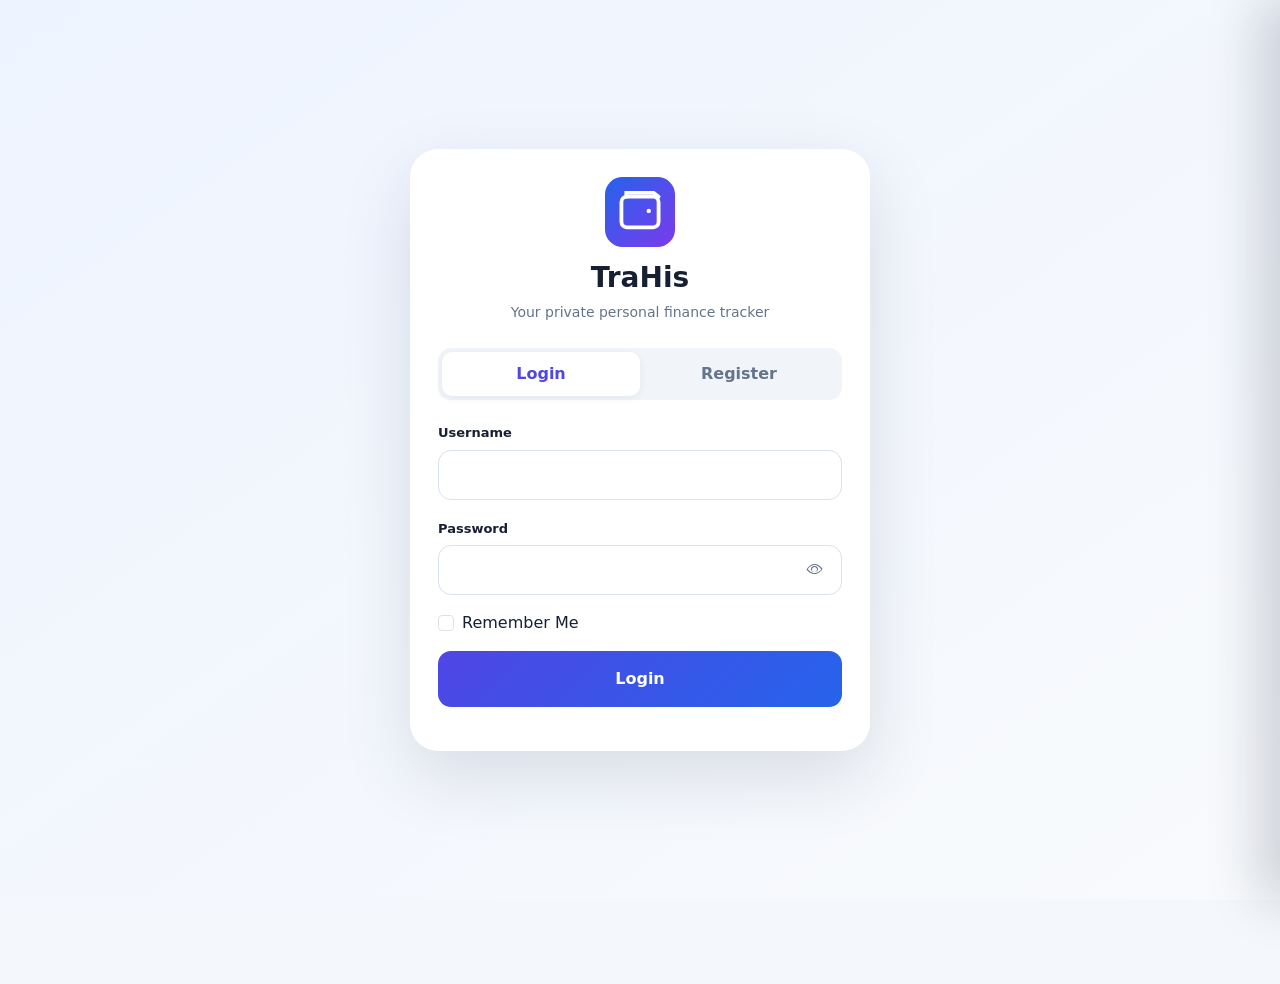
<file: index.html>
<!doctype html>
<html lang="en">
<head>
  <meta charset="utf-8">
  <meta name="viewport" content="width=device-width, initial-scale=1, viewport-fit=cover">
  <meta name="theme-color" content="#4f46e5">
  <meta name="description" content="TraHis personal finance tracker">
  <title>TraHis</title>
  <!-- Manifest is injected only on http/https so file:// testing has no CORS error. -->
  <link id="pwaManifest" rel="manifest">
  <link rel="icon" href="assets/icon.svg" type="image/svg+xml">
  <link rel="stylesheet" href="assets/bootstrap.min.css">
  <link rel="stylesheet" href="assets/bootstrap-icons.css">
  <link rel="stylesheet" href="css/style.css">
</head>
<body data-page="dashboard">
<div id="app"></div>

<script src="assets/jquery.min.js"></script>
<script src="assets/bootstrap.bundle.min.js"></script>
<script src="js/components.js"></script>
<script src="js/app.js"></script>
</body>
</html>
</file>
<file: css/style.css>
/* TraHis app UI */
:root{
  --primary:#4f46e5; --primary2:#2563eb; --ink:#172033; --muted:#64748b;
  --bg:#f4f7fb; --card:#fff; --line:#e5eaf2; --danger:#dc3545;
}
*{box-sizing:border-box}
html,body{margin:0;min-height:100%;background:var(--bg);color:var(--ink);font-family:Inter,system-ui,-apple-system,"Segoe UI",Roboto,Arial,sans-serif}
body{padding-bottom:84px}
button,input,select{font:inherit}
button{border:0}
.app-header{
  position:fixed;z-index:1030;top:0;left:0;right:0;height:68px;
  background:rgba(255,255,255,.96);backdrop-filter:blur(16px);
  border-bottom:1px solid rgba(226,232,240,.9);transition:none;
}
.header-inner{height:100%;max-width:1100px;margin:auto;padding:0 18px;display:flex;align-items:center;justify-content:space-between}
.brand{display:flex;align-items:center;gap:9px;color:var(--ink);text-decoration:none;font-weight:800;font-size:19px;margin-right:auto}
.brand img,.drawer-brand img{width:38px;height:38px}.brand-logo,.drawer-brand-logo{width:38px;height:38px;display:block;flex:0 0 auto}
.header-actions{display:flex;align-items:center;gap:8px}
.header-user{font-size:12px;color:var(--muted);font-weight:700;max-width:120px;overflow:hidden;text-overflow:ellipsis;white-space:nowrap}
.icon-btn{width:42px;height:42px;border-radius:13px;background:var(--primary-soft);color:var(--primary);display:inline-grid;place-items:center;font-size:20px;cursor:pointer}
.icon-btn:hover{background:color-mix(in srgb,var(--primary) 10%,white)}
.main-shell{max-width:1100px;margin:0 auto;padding:88px 18px 24px;min-height:100vh}
.bottom-nav{
  position:fixed;z-index:1025;bottom:0;left:0;right:0;height:72px;background:rgba(255,255,255,.96);
  backdrop-filter:blur(18px);border-top:1px solid var(--line);display:flex;justify-content:center;gap:4px;padding:7px 10px calc(7px + env(safe-area-inset-bottom));
}
.bottom-nav button{flex:1;max-width:160px;background:transparent;color:#718096;border-radius:16px;display:flex;flex-direction:column;align-items:center;justify-content:center;gap:2px;font-size:11px;font-weight:700;cursor:pointer}
.bottom-nav button i{font-size:19px}
.bottom-nav button.active{background:var(--primary-soft);color:var(--primary)}
.cardx{background:var(--card);border:1px solid var(--line);border-radius:22px;box-shadow:0 8px 28px rgba(30,41,59,.06)}
.page-title{font-size:27px;font-weight:850;margin:0}
.page-subtitle{color:var(--muted);margin-top:5px}
.hero{
  background:linear-gradient(135deg,var(--primary),var(--primary2));color:white;border-radius:25px;padding:22px;
  box-shadow:0 16px 35px rgba(37,99,235,.22);overflow:hidden;position:relative
}
.hero:after{content:"";position:absolute;width:180px;height:180px;border-radius:50%;background:rgba(255,255,255,.1);right:-70px;top:-80px}
.stat-card{padding:18px;min-height:122px}
.stat-icon{width:45px;height:45px;border-radius:14px;display:grid;place-items:center;font-size:20px;margin-bottom:10px}
.stat-label{font-size:13px;color:var(--muted);font-weight:700}
.stat-value{font-size:22px;font-weight:850;margin-top:3px}
.balance-row{padding:16px 18px;display:flex;align-items:center;justify-content:space-between}
.balance-left{display:flex;align-items:center;gap:12px}
.balance-icon{width:43px;height:43px;border-radius:14px;display:grid;place-items:center}
.balance-name{font-weight:800}.balance-note{font-size:11px;color:var(--muted)}
.balance-value{font-size:19px;font-weight:850}
.section-title{font-weight:850;font-size:17px;margin:26px 0 12px}
.form-card{padding:20px}
.form-label{font-size:13px;font-weight:800;margin-bottom:7px}
.form-control,.form-select{border-radius:13px;padding:12px 13px;border-color:#d9e1ec}
.form-control:focus,.form-select:focus{box-shadow:0 0 0 3px color-mix(in srgb,var(--primary) 12%,transparent);border-color:var(--primary)}
.btn-primary{background:linear-gradient(135deg,var(--primary),var(--primary2));border:0;border-radius:13px;font-weight:800;padding:11px 17px}
.btn-soft{background:var(--primary-soft);color:var(--primary);border-radius:13px;font-weight:800;padding:10px 14px}
.tx-item{padding:15px 16px;display:flex;align-items:center;justify-content:space-between;gap:12px}
.tx-left{display:flex;gap:12px;align-items:center;min-width:0}
.tx-icon{width:42px;height:42px;border-radius:13px;display:grid;place-items:center;flex:0 0 auto}
.tx-title{font-weight:800;white-space:nowrap;overflow:hidden;text-overflow:ellipsis}
.tx-meta{font-size:11px;color:var(--muted);margin-top:3px}
.tx-amount{font-weight:850;white-space:nowrap}.income{color:#16824c}.expense{color:#d12f43}
.filter-bar{padding:15px}.filter-bar .row{row-gap:8px}
.empty{padding:35px 15px;text-align:center;color:var(--muted)}
.drawer-overlay{position:fixed;inset:0;background:rgba(15,23,42,.45);z-index:1040;opacity:0;visibility:hidden;transition:.2s}
.drawer-overlay.open{opacity:1;visibility:visible}
.app-drawer{
  position:fixed;z-index:1041;top:0;right:0;bottom:0;width:min(350px,90vw);background:#fff;
  transform:translateX(100%);transition:.25s ease;box-shadow:-20px 0 50px rgba(15,23,42,.18);padding:18px;
  display:flex;flex-direction:column;min-height:0;overflow:hidden
}
.app-drawer.open{transform:translateX(0)}
.drawer-top{display:flex;align-items:center;justify-content:space-between;flex:0 0 auto}
.drawer-brand{display:flex;align-items:center;gap:10px}.drawer-brand strong{display:block;font-size:18px}.drawer-brand small{display:block;color:var(--muted)}
.drawer-user{margin:20px 0;padding:14px;border-radius:16px;background:var(--primary-soft);color:var(--ink);flex:0 0 auto}
.drawer-nav{display:grid;align-content:start;gap:8px;flex:1 1 auto;min-height:0;overflow-y:auto;overflow-x:hidden;padding:1px 2px 12px;overscroll-behavior:contain;-webkit-overflow-scrolling:touch;scrollbar-width:thin;scrollbar-color:color-mix(in srgb,var(--primary) 35%,transparent) transparent}
.drawer-nav::-webkit-scrollbar{width:7px}.drawer-nav::-webkit-scrollbar-track{background:transparent}.drawer-nav::-webkit-scrollbar-thumb{background:color-mix(in srgb,var(--primary) 35%,transparent);border-radius:99px}
.drawer-nav button{display:flex;align-items:center;gap:13px;padding:14px 15px;border-radius:15px;background:var(--primary-soft);color:var(--ink);font-weight:800;text-align:left;cursor:pointer}
.drawer-nav button i{font-size:20px;color:var(--primary)}.drawer-nav button.danger{color:#b42332;background:#fff3f3}.drawer-nav button.danger i{color:#d92d3b}
.drawer-foot{position:static;flex:0 0 auto;text-align:center;font-size:11px;color:#94a3b8;padding:8px 0 max(4px,env(safe-area-inset-bottom));line-height:1.35}
.chart-box{height:270px;padding:15px 16px 12px;display:flex;flex-direction:column;gap:7px;overflow:hidden}.chart-box canvas{display:block;height:100%}.chart-scroll{flex:1;min-width:0;min-height:0;width:100%;overflow-x:auto;overflow-y:hidden;overscroll-behavior-x:contain;-webkit-overflow-scrolling:touch;scrollbar-width:thin}.chart-scroll canvas{display:block;min-height:205px}
.kpi{padding:15px;border-radius:17px;background:#f8fafc;border:1px solid var(--line)}
.admin-card{padding:16px}.admin-actions{display:flex;gap:7px;flex-wrap:wrap}
.avatar{width:42px;height:42px;border-radius:50%;display:grid;place-items:center;background:#e0e7ff;color:var(--primary);font-weight:850}
.login-page{min-height:100vh;display:grid;place-items:center;padding:20px;background:linear-gradient(145deg,#eef4ff,#f8fafc)}
.login-card{width:min(460px,100%);padding:28px;border-radius:28px;background:#fff;box-shadow:0 25px 70px rgba(30,41,59,.13)}
.login-logo{width:70px;height:70px;margin:0 auto 14px;display:block}.login-card h1{text-align:center;font-size:28px;font-weight:900}.login-card .lead{text-align:center;color:var(--muted);font-size:14px;margin-bottom:25px}
.auth-tabs{display:flex;background:#f1f5f9;padding:4px;border-radius:13px;margin-bottom:20px}.auth-tabs button{flex:1;padding:10px;border-radius:10px;background:transparent;font-weight:800;color:var(--muted)}.auth-tabs button.active{background:#fff;color:var(--primary);box-shadow:0 2px 8px rgba(0,0,0,.06)}
.alertx{border-radius:13px;padding:11px 13px;font-size:13px}.password-field{position:relative}.password-field .form-control{padding-right:52px}.password-toggle{position:absolute;right:6px;top:50%;transform:translateY(-50%);width:42px;height:42px;border-radius:11px;background:transparent;color:var(--muted);display:grid;place-items:center;cursor:pointer}.password-toggle:hover{background:var(--primary-soft);color:var(--primary)}.password-toggle:focus-visible{outline:3px solid color-mix(in srgb,var(--primary) 22%,transparent);outline-offset:1px}

/* Savings module */
.savings-page-head{display:flex;align-items:center;justify-content:space-between;gap:18px}
.savings-head-icon{width:50px;height:50px;border-radius:16px;background:var(--primary-soft);color:var(--primary);display:grid;place-items:center;font-size:23px}
.savings-hero-card{padding:22px;display:flex;align-items:center;justify-content:space-between;gap:24px;background:linear-gradient(135deg,var(--primary),var(--primary2));color:#fff;border:0;box-shadow:0 16px 35px rgba(37,99,235,.20)}
.savings-hero-left{min-width:0}.savings-hero-label{font-size:13px;font-weight:800;opacity:.92;display:flex;align-items:center;gap:7px}.savings-hero-amount{font-size:34px;font-weight:900;line-height:1.05;margin-top:7px}.savings-hero-note{font-size:12px;opacity:.78;margin-top:7px}
.savings-hero-right{min-width:235px;padding-left:22px;border-left:1px solid rgba(255,255,255,.22);text-align:right}.savings-hero-icon{width:48px;height:48px;border-radius:15px;background:rgba(255,255,255,.14);display:grid;place-items:center;font-size:20px;margin:0 0 10px auto}.savings-available-label{font-size:11px;opacity:.75}.savings-hero-right strong{display:block;font-size:20px;margin-top:2px}
.savings-setup-card{padding:20px}.savings-section-head{display:flex;align-items:flex-start;justify-content:space-between;gap:12px}.savings-section-head h5{margin:0;font-weight:900}.savings-section-head p{margin:5px 0 18px;color:var(--muted);font-size:12px}.savings-reset-btn{white-space:nowrap;font-weight:750}.savings-reset-note{display:flex;align-items:center;gap:6px;line-height:1.45}.savings-input .input-group-text{background:#f8fafc;border-color:#d9e1ec;color:#64748b;font-weight:700}.savings-input .form-control{border-left:0}.savings-input .input-group-text+.form-control{border-left:0}.savings-save-btn{height:47px}.savings-reserve-box{display:flex;align-items:center;justify-content:space-between;gap:12px;padding:14px 15px;background:#f8fafc;border:1px solid var(--line);border-radius:16px}.savings-reserve-box strong{display:block;font-size:18px;margin-top:2px}.savings-category-card{height:100%;padding:17px}.savings-category-card .cat-icon{width:43px;height:43px;border-radius:14px;display:grid;place-items:center;background:var(--primary-soft);color:var(--primary);font-size:20px;margin-bottom:12px}.savings-category-card .cat-name{font-size:12px;color:var(--muted);font-weight:700}.savings-category-card strong{display:block;font-size:19px;margin-top:4px}.savings-action-card{padding:20px}.savings-action-head{display:flex;align-items:flex-start;gap:12px;margin-bottom:17px}.savings-action-icon{width:42px;height:42px;border-radius:13px;background:var(--primary-soft);color:var(--primary);display:grid;place-items:center;flex:0 0 auto}.savings-action-head h6{margin:0;font-weight:850}.savings-action-head p{margin:4px 0 0;font-size:12px;color:var(--muted)}.savings-budget-card{padding:16px 18px;display:flex;align-items:center;justify-content:space-between;gap:15px}.budget-title{font-weight:850}
@media(max-width:600px){.app-drawer{width:min(380px,94vw);padding:14px 12px 10px}.drawer-user{margin:14px 0}.drawer-nav{gap:7px;padding-bottom:10px}.drawer-nav a,.drawer-nav button{min-height:52px}.drawer-foot{font-size:10px;padding-top:7px}}
@media(max-width:600px){.main-shell{padding:82px 12px 95px}.savings-page-head{align-items:flex-start}.savings-head-icon{width:44px;height:44px;font-size:19px}.savings-hero-card{padding:17px;display:block}.savings-hero-amount{font-size:29px}.savings-hero-right{min-width:0;padding:13px 0 0;margin-top:14px;border-left:0;border-top:1px solid rgba(255,255,255,.2);text-align:left}.savings-hero-icon{display:none}.savings-hero-right strong{font-size:18px}.savings-setup-card{padding:16px}.savings-section-head{align-items:flex-start}.savings-reset-btn{min-height:40px}.savings-reserve-box{align-items:flex-start;flex-direction:column}.savings-reserve-box .btn{width:100%}.savings-action-card{padding:16px}.savings-budget-card{padding:14px}}
/* Multi-page navigation */
.drawer-nav a{display:flex;align-items:center;gap:13px;padding:14px 15px;border-radius:15px;background:#f8fafc;color:#263247;font-weight:800;text-align:left;cursor:pointer;text-decoration:none}
.drawer-nav a i{font-size:20px;color:var(--primary)}
.drawer-nav a.danger{color:#b42332;background:#fff3f3}
.bottom-nav a{flex:1;max-width:160px;background:transparent;color:#718096;border-radius:16px;display:flex;flex-direction:column;align-items:center;justify-content:center;gap:2px;font-size:11px;font-weight:700;text-decoration:none;cursor:pointer}
.bottom-nav a i{font-size:19px}
.bottom-nav a.active{background:var(--primary-soft);color:var(--primary)}
@media(max-width:600px){.bottom-nav a{font-size:10px}}

/* v8 audit polish */
html{scroll-behavior:smooth;overflow-x:hidden}
body{overflow-x:hidden}
.main-shell{width:100%;padding-bottom:108px}
.page-head{display:flex;align-items:center;justify-content:space-between;gap:14px;margin-bottom:18px}
.hero-amount{font-size:34px;font-weight:900;line-height:1.1;margin-top:3px}
.dot-sep{padding:0 4px}
.stat-blue{background:#e0ecff;color:#2563eb}.stat-green{background:#dcfce7;color:#15803d}.stat-red{background:#fee2e2;color:#dc2626}.stat-yellow{background:#fef3c7;color:#b45309}.stat-purple{background:#f3e8ff;color:#7c3aed}
.income-bg{background:#dcfce7;color:#15803d}.expense-bg{background:#fee2e2;color:#dc2626}.transfer-bg{background:#e0e7ff;color:#4f46e5}.transfer{color:#4f46e5}
.tx-copy{min-width:0}.history-right{display:flex;flex-direction:column;align-items:flex-end;flex:0 0 auto}.tx-actions{display:flex;gap:4px;margin-top:5px}.tx-actions .btn{width:34px;height:30px;padding:0;display:grid;place-items:center;border-radius:9px}
.mini-balance{padding:16px 18px}.mini-balance strong{display:block;font-size:20px;margin-top:3px}
/* History filtered totals */
.history-total-card{display:flex;align-items:center;gap:12px;padding:15px 16px;min-height:92px}
.history-total-icon{width:42px;height:42px;flex:0 0 42px;border-radius:13px;display:grid;place-items:center;font-size:19px}
.history-total-label{font-size:12px;font-weight:700;color:var(--muted);margin-bottom:2px}
.history-total-value{font-size:21px;font-weight:900;line-height:1.2}
.history-total-note{font-size:11px;color:var(--muted);margin-top:3px}
.income-total .history-total-icon{background:#dcfce7;color:#15803d}
.expense-total .history-total-icon{background:#fee2e2;color:#dc2626}
[data-theme="dark"] .income-total .history-total-icon{background:rgba(22,163,74,.18);color:#86efac}
[data-theme="dark"] .expense-total .history-total-icon{background:rgba(220,38,38,.18);color:#fca5a5}
@media(max-width:380px){.history-total-card{padding:13px 12px;gap:9px}.history-total-icon{width:36px;height:36px;flex-basis:36px;font-size:16px}.history-total-value{font-size:17px}.history-total-label{font-size:11px}.history-total-note{font-size:10px}}

.history-pagination{display:flex;align-items:center;justify-content:space-between;gap:12px;padding:14px 2px 0}.pagination-buttons{display:flex;align-items:center;gap:5px}.history-count{font-size:12px;color:var(--muted)}.page-btn{min-width:36px;height:36px;border:1px solid var(--line);background:#fff;border-radius:10px;color:#475569;font-weight:800}.page-btn:hover:not(:disabled),.page-btn.active{background:var(--primary-soft);color:var(--primary);border-color:#c7d2fe}.page-btn:disabled{opacity:.4;cursor:not-allowed}.page-dots{padding:0 2px;color:#94a3b8}
.toast-primary{background:#fff;color:var(--ink)}.toast-danger{background:#fff1f2;color:#9f1239}.toast-body{font-weight:700}
.info-box{background:var(--primary-soft);color:var(--primary);border:1px solid color-mix(in srgb,var(--primary) 14%,transparent)}.error-box{background:#fff1f2;color:#be123c}.success-box{background:#ecfdf5;color:#166534}
.admin-master{font-size:22px;font-weight:900}
.savings-hero-card{min-height:150px}.savings-hero-card>div:first-child{min-width:0}.savings-hero-right{min-width:260px}.savings-setup-card{overflow:hidden}.savings-category-card{min-height:130px;display:flex;flex-direction:column;justify-content:flex-start}.savings-action-card{overflow:hidden}.savings-budget-card{min-height:76px}
.drawer-open{overflow:hidden}
.bottom-nav{height:76px;padding-bottom:calc(7px + env(safe-area-inset-bottom));padding-left:max(10px,env(safe-area-inset-left));padding-right:max(10px,env(safe-area-inset-right))}
.bottom-nav a{min-width:0}
.bottom-nav a.active{font-weight:850}
.btn-soft{display:inline-flex;align-items:center;justify-content:center;gap:7px;text-decoration:none;border:1px solid transparent}

@media(max-width:767.98px){
  .header-inner{padding:0 12px}.brand{font-size:18px}.brand img{width:36px;height:36px}.header-user{max-width:80px}
  .main-shell{padding:82px 12px 108px}.page-title{font-size:25px}.page-subtitle{font-size:13px}.page-head{align-items:flex-start}
  .hero{padding:18px;border-radius:20px}.hero-amount{font-size:29px}.stat-card{min-height:116px;padding:15px}.stat-value{font-size:19px}.stat-label{font-size:12px}.stat-icon{width:41px;height:41px}
  .balance-row{padding:14px}.balance-value{font-size:17px}.balance-icon{width:40px;height:40px}
  .tx-item{padding:13px 12px}.tx-left{gap:9px}.tx-icon{width:38px;height:38px}.tx-title{font-size:13px}.tx-meta{font-size:10px;white-space:normal}.tx-amount{font-size:13px}.history-right{max-width:120px}.tx-actions .btn{width:32px;height:29px}
  .filter-bar{padding:12px}.filter-bar .form-control,.filter-bar .form-select{font-size:13px;padding:10px}
  .history-pagination{align-items:flex-start;flex-direction:column}.pagination-buttons{width:100%;justify-content:center;flex-wrap:wrap}
  .form-card{padding:16px}.form-card .btn-primary,.form-card .btn-soft{min-height:44px}
  .savings-page-head{gap:10px}.savings-head-icon{flex:0 0 auto}.savings-hero-card{padding:17px;border-radius:20px}.savings-hero-amount{font-size:30px}.savings-hero-right{min-width:0;padding:13px 0 0;margin-top:14px;border-left:0;border-top:1px solid rgba(255,255,255,.22);text-align:left}.savings-setup-card{padding:16px}.savings-section-head p{line-height:1.5}.savings-reserve-box{align-items:stretch}.savings-reserve-box .btn{width:100%;min-height:44px}.savings-category-card{min-height:116px;padding:14px}.savings-category-card strong{font-size:17px}.savings-action-card{padding:15px}.savings-budget-card{padding:14px}
  .login-page{padding:14px}.login-card{padding:22px 17px;border-radius:22px}.login-logo{width:60px;height:60px}.login-card h1{font-size:25px}.login-card .lead{font-size:13px}
}
@media(max-width:380px){.header-user{display:none}.bottom-nav a{font-size:9px}.bottom-nav a i{font-size:18px}.stat-value{font-size:17px}.stat-card{padding:13px}.page-title{font-size:23px}}


/* v9 settings + fixed header */
:root{--primary-soft:#eef2ff;--focus:#818cf8}
.theme-toggle{min-height:40px;padding:0 10px;border:1px solid var(--line);border-radius:12px;background:var(--primary-soft);color:var(--primary);display:inline-flex;align-items:center;justify-content:center;gap:6px;font-size:12px;font-weight:800;cursor:pointer;white-space:nowrap}
.theme-toggle i{font-size:15px}
.theme-toggle:hover{filter:brightness(.98)}
.chart-section-title{display:flex;align-items:center;justify-content:space-between;gap:12px;flex-wrap:wrap}
.chart-switcher{display:flex;gap:4px;padding:3px;background:var(--primary-soft);border:1px solid var(--line);border-radius:12px}
.chart-range{border:0;background:transparent;color:var(--muted);font-size:11px;font-weight:800;padding:7px 10px;border-radius:9px;cursor:pointer}
.chart-range.active{background:var(--card);color:var(--primary);box-shadow:0 2px 7px rgba(15,23,42,.08)}
.chart-box{height:270px;padding:15px 16px 12px;display:flex;flex-direction:column;gap:7px;overflow:hidden}
.chart-caption{display:flex;align-items:center;justify-content:space-between;gap:10px;min-width:0;font-size:12px}.chart-caption strong{font-size:13px;white-space:normal;line-height:1.3}.chart-caption-right{display:flex;align-items:center;justify-content:flex-end;gap:12px;min-width:0;flex-wrap:wrap}.chart-caption-right>span{color:var(--muted);font-size:11px}.chart-legend{display:inline-flex!important;align-items:center;gap:10px}.chart-legend>span{display:inline-flex;align-items:center;gap:4px;color:var(--muted);font-size:10px!important;font-weight:700}.legend-dot{width:7px;height:7px;border-radius:50%;display:inline-block}.income-dot{background:#16a34a}.expense-dot{background:#ef4444}.chart-scroll{flex:1;min-width:0;min-height:0;overflow-x:auto;overflow-y:hidden;scrollbar-width:thin}.chart-scroll canvas{display:block;min-height:0;height:100%}
.settings-heading{display:flex;align-items:center;justify-content:space-between;gap:15px}.settings-preview-dot{width:34px;height:34px;border-radius:50%;background:linear-gradient(135deg,var(--primary),var(--primary2));box-shadow:0 0 0 5px var(--primary-soft)}
.settings-theme-note{display:flex;align-items:center;gap:12px;padding:13px 14px;border:1px solid var(--line);background:var(--primary-soft);border-radius:14px}.settings-theme-note>i{width:36px;height:36px;border-radius:11px;display:grid;place-items:center;background:var(--card);color:var(--primary);font-size:17px}
.density-compact .main-shell{padding-top:82px}.density-compact .cardx{border-radius:18px}.density-compact .stat-card{min-height:104px;padding:14px}.density-compact .balance-row{padding:12px 15px}.density-compact .tx-item{padding:11px 13px}.density-compact .section-title{margin:20px 0 9px}.density-compact .form-card{padding:16px}.density-compact .savings-category-card{min-height:105px;padding:14px}.density-compact .savings-action-card{padding:16px}

/* Dark mode */
html[data-theme="dark"] body{background:#0b1220;color:#e5e7eb}
html[data-theme="dark"] .app-header{background:rgba(15,23,42,.94);border-color:#263247}
html[data-theme="dark"] .bottom-nav{background:rgba(15,23,42,.96);border-color:#263247}
html[data-theme="dark"] .cardx,html[data-theme="dark"] .login-card{background:#111827;border-color:#263247;box-shadow:0 8px 28px rgba(0,0,0,.22)}
html[data-theme="dark"] .brand,html[data-theme="dark"] .page-title,html[data-theme="dark"] .stat-value,html[data-theme="dark"] .balance-name,html[data-theme="dark"] .balance-value,html[data-theme="dark"] .tx-title,html[data-theme="dark"] .budget-title,html[data-theme="dark"] .settings-theme-note strong{color:#f8fafc}
html[data-theme="dark"] .page-subtitle,html[data-theme="dark"] .stat-label,html[data-theme="dark"] .balance-note,html[data-theme="dark"] .tx-meta,html[data-theme="dark"] .text-muted,html[data-theme="dark"] .small.text-muted{color:#94a3b8!important}
html[data-theme="dark"] .icon-btn{background:#1e293b;color:#a5b4fc}
html[data-theme="dark"] .drawer-overlay{background:rgba(2,6,23,.62)}
html[data-theme="dark"] .app-drawer{background:#0f172a;box-shadow:-20px 0 50px rgba(0,0,0,.4)}
html[data-theme="dark"] .drawer-user,html[data-theme="dark"] .drawer-nav a,html[data-theme="dark"] .drawer-nav a.danger,html[data-theme="dark"] .kpi,html[data-theme="dark"] .savings-reserve-box,html[data-theme="dark"] .settings-theme-note{background:#172033;color:#e5e7eb;border-color:#263247}
html[data-theme="dark"] .drawer-nav a{color:#e5e7eb}
html[data-theme="dark"] .drawer-nav a i{color:var(--primary)}
html[data-theme="dark"] .drawer-foot{color:#64748b}
html[data-theme="dark"] .form-control,html[data-theme="dark"] .form-select,html[data-theme="dark"] .input-group-text{background:#0f172a;color:#e5e7eb;border-color:#334155}
html[data-theme="dark"] .form-control::placeholder{color:#64748b}
html[data-theme="dark"] .form-control:disabled,html[data-theme="dark"] .form-select:disabled{background:#172033;color:#94a3b8}
html[data-theme="dark"] .btn-light{background:#1e293b;color:#e5e7eb;border-color:#334155}
html[data-theme="dark"] .auth-tabs{background:#172033}
html[data-theme="dark"] .auth-tabs button.active{background:#1e293b;color:#c7d2fe}
html[data-theme="dark"] .login-page{background:linear-gradient(145deg,#0b1220,#111827)}
html[data-theme="dark"] .chart-switcher{background:#172033;border-color:#263247}
html[data-theme="dark"] .chart-range.active{background:#1e293b;color:var(--primary)}
html[data-theme="dark"] .page-btn{background:#111827;color:#cbd5e1;border-color:#334155}
html[data-theme="dark"] .page-btn:hover:not(:disabled),html[data-theme="dark"] .page-btn.active{background:var(--primary-soft);color:var(--primary);border-color:var(--primary)}
html[data-theme="dark"] .savings-head-icon,html[data-theme="dark"] .savings-action-icon{background:var(--primary-soft);color:var(--primary)}
html[data-theme="dark"] hr{border-color:#263247}

@media(max-width:767.98px){
  .theme-toggle{width:40px;padding:0}.theme-toggle-label{display:none}
  .header-actions{gap:5px}.header-user{max-width:70px}
  .chart-section-title{align-items:flex-start}.chart-switcher{width:100%}.chart-range{flex:1}
  .chart-box{height:245px;padding:12px}
}
@media(max-width:380px){.header-user{display:none}.theme-toggle{width:38px;height:38px}.icon-btn{width:40px;height:40px}}

/* Theme-aware accents */
.theme-accent-text{color:var(--primary)!important}
.theme-accent-bg{background:var(--primary-soft)!important;color:var(--primary)!important}
.theme-accent-border{border-color:var(--primary)!important}
.brand-logo,.drawer-brand-logo{border-radius:10px}

/* Backup Health */
.backup-head-icon{width:48px;height:48px;border-radius:16px;background:var(--primary-soft);color:var(--primary);display:grid;place-items:center;font-size:22px;flex:0 0 auto}
.backup-health-card{padding:18px}
.backup-health-top{display:flex;align-items:center;justify-content:space-between;gap:16px;margin-bottom:16px}
.backup-health-label{font-size:12px;font-weight:800;text-transform:uppercase;letter-spacing:.08em;color:var(--primary);display:flex;gap:7px;align-items:center}
.backup-health-status{font-size:25px;font-weight:800;margin-top:3px}
.health-good{color:#059669}.health-warn{color:#d97706}
.backup-health-stats{margin:0 -4px 12px}.health-stat{height:100%;padding:12px;border:1px solid var(--border);border-radius:14px;background:var(--surface-soft)}
.health-stat span{display:block;font-size:11px;color:var(--muted);margin-bottom:4px}.health-stat strong{display:block;font-size:13px;line-height:1.25;word-break:break-word}
.health-ok,.health-issues{border-radius:13px;padding:11px 13px;margin-top:10px;font-size:13px}
.health-ok{background:#ecfdf5;color:#047857;display:flex;gap:8px;align-items:center}.health-issues{background:#fff7ed;color:#9a3412}.health-issues div{display:flex;gap:8px;align-items:flex-start}.health-issues div+div{margin-top:7px}
.backup-health-note{display:flex;gap:8px;align-items:flex-start;margin-top:12px;padding-top:12px;border-top:1px solid var(--border);font-size:12px;color:var(--muted)}
html[data-theme="dark"] .health-ok{background:#052e25;color:#6ee7b7}html[data-theme="dark"] .health-issues{background:#3b2412;color:#fdba74}
@media(max-width:575.98px){.backup-health-top{align-items:flex-start}.backup-health-status{font-size:22px}.backup-head-icon{display:none}.backup-health-card{padding:15px}}


/* ===== TraHis Local AI Assistant ===== */
.ai-fab{
  position:fixed;right:18px;bottom:82px;z-index:1050;width:58px;height:58px;border:0;border-radius:50%;
  color:#fff;background:linear-gradient(135deg,var(--primary),var(--primary2));box-shadow:0 12px 30px rgba(0,0,0,.20);
  display:flex;align-items:center;justify-content:center;font-size:23px;cursor:pointer;transition:.2s;
}
.ai-fab:hover{transform:translateY(-2px);box-shadow:0 15px 34px rgba(0,0,0,.25)}
.ai-fab .ai-dot{position:absolute;right:2px;top:2px;width:11px;height:11px;border:2px solid #fff;border-radius:50%;background:#22c55e}
.ai-chat-overlay{position:fixed;inset:0;background:rgba(15,23,42,.42);backdrop-filter:blur(4px);z-index:1060;display:none}
.ai-chat-overlay.open{display:block}
.ai-chat{
  position:absolute;right:18px;bottom:18px;width:min(430px,calc(100% - 24px));height:min(720px,calc(100% - 36px));
  background:var(--card-bg,#fff);border:1px solid var(--border,#e5e7eb);border-radius:24px;overflow:hidden;
  box-shadow:0 25px 70px rgba(0,0,0,.28);display:flex;flex-direction:column;color:var(--text,#111827)
}
.ai-head{padding:15px 16px;background:linear-gradient(135deg,var(--primary),var(--primary2));color:#fff;display:flex;align-items:center;gap:11px}
.ai-head .ai-avatar{width:40px;height:40px;border-radius:13px;background:rgba(255,255,255,.18);display:flex;align-items:center;justify-content:center;font-size:21px}
.ai-head-title{font-weight:800;line-height:1.15}.ai-head-sub{font-size:11px;opacity:.82;margin-top:3px}
.ai-close{margin-left:auto;border:0;background:transparent;color:#fff;font-size:21px;width:38px;height:38px;border-radius:12px}
.ai-close:hover{background:rgba(255,255,255,.12)}
.ai-quickbar{flex:0 0 auto;padding:9px 12px 10px;border-bottom:1px solid var(--border,#e5e7eb);background:var(--card-bg,#fff);box-shadow:0 3px 12px rgba(15,23,42,.06);position:relative;z-index:2}
.ai-quick-label{display:flex;align-items:center;gap:5px;font-size:10px;font-weight:800;letter-spacing:.02em;color:var(--muted,#64748b);margin:0 2px 7px}
.ai-quick-label i{color:var(--primary);font-size:11px}
.ai-body{flex:1;min-height:0;overflow:auto;padding:16px;background:var(--surface,#f8fafc);scroll-behavior:smooth}
.ai-welcome{font-size:13px;line-height:1.55;margin-bottom:12px}
.ai-msg{display:flex;margin:9px 0}.ai-msg.user{justify-content:flex-end}
.ai-bubble{max-width:86%;padding:11px 13px;border-radius:16px 16px 16px 5px;background:var(--card-bg,#fff);border:1px solid var(--border,#e5e7eb);font-size:13px;line-height:1.5;white-space:pre-line}
.ai-msg.user .ai-bubble{border-radius:16px 16px 5px 16px;background:var(--primary);color:#fff;border-color:var(--primary)}
.ai-quick{display:flex;gap:7px;overflow-x:auto;padding:0 0 1px;scrollbar-width:none;overscroll-behavior-x:contain}.ai-quick::-webkit-scrollbar{display:none}
.ai-quick button{white-space:nowrap;border:1px solid var(--border,#e5e7eb);background:var(--card-bg,#fff);color:var(--text,#111827);border-radius:999px;padding:7px 11px;font-size:11px;font-weight:600;box-shadow:0 1px 2px rgba(15,23,42,.04)}
.ai-quick button:hover{border-color:var(--primary);color:var(--primary);background:var(--primary-soft,#eef2ff)}
.ai-compose{padding:10px;border-top:1px solid var(--border,#e5e7eb);background:var(--card-bg,#fff);display:flex;gap:8px}
.ai-compose input{flex:1;min-width:0;border:1px solid var(--border,#d1d5db);border-radius:14px;padding:11px 12px;background:transparent;color:inherit;outline:none}
.ai-compose input:focus{border-color:var(--primary);box-shadow:0 0 0 3px var(--primary-soft)}
.ai-send{width:44px;height:44px;border:0;border-radius:13px;background:var(--primary);color:#fff;font-size:17px}
[data-theme="dark"] .ai-chat{--card-bg:#18212f;--surface:#0f172a;--border:#2d3a4d;--text:#e5e7eb}
[data-theme="dark"] .ai-quickbar{box-shadow:0 3px 12px rgba(0,0,0,.18)}
[data-theme="dark"] .ai-bubble{background:#18212f}
@media(max-width:600px){
  .ai-fab{right:14px;bottom:78px}
  .ai-chat-overlay{background:var(--surface,#f8fafc)}
  .ai-chat{right:0;bottom:0;width:100%;height:100%;max-height:none;border-radius:0;border:0}
}

/* ===== Settings + Glassmorphism Theme ===== */
.theme-choice-grid{display:grid;grid-template-columns:repeat(2,minmax(0,1fr));gap:12px}
.theme-choice{position:relative;display:flex;align-items:center;gap:13px;text-align:left;padding:13px;border:1px solid var(--line);background:var(--card);color:var(--ink);border-radius:18px;cursor:pointer;transition:.18s ease;min-height:92px}
.theme-choice:hover{border-color:var(--primary);transform:translateY(-1px)}
.theme-choice.active{border-color:var(--primary);box-shadow:0 0 0 3px var(--primary-soft)}
.theme-choice-check{margin-left:auto;color:var(--primary);font-size:18px;opacity:0;transform:scale(.8);transition:.18s ease}
.theme-choice.active .theme-choice-check{opacity:1;transform:scale(1)}
.theme-choice-copy{display:flex;flex-direction:column;gap:3px;min-width:0}.theme-choice-copy strong{font-size:14px}.theme-choice-copy small{font-size:11px;color:var(--muted)}
.theme-choice-preview{width:72px;height:58px;flex:0 0 auto;border-radius:13px;padding:8px;display:grid;grid-template-columns:1fr 1fr;grid-template-rows:12px 1fr;gap:5px;overflow:hidden}
.theme-choice-preview span{display:block;border-radius:5px}.theme-choice-preview span:first-child{grid-column:1/-1}
.classic-preview{background:#eef2ff;border:1px solid #dbe4ff}.classic-preview span{background:#fff;border:1px solid #dfe5ef}.classic-preview span:first-child{background:#4f46e5;border:0}
.glass-preview{background:linear-gradient(135deg,#dbeafe,#f5d0fe);border:1px solid rgba(255,255,255,.65)}.glass-preview span{background:rgba(255,255,255,.5);border:1px solid rgba(255,255,255,.75);backdrop-filter:blur(5px)}.glass-preview span:first-child{background:linear-gradient(135deg,#4f46e5,#a855f7);border:0}
.settings-glass-note{display:flex;align-items:flex-start;gap:11px;padding:13px 14px;border:1px solid var(--line);background:var(--primary-soft);border-radius:15px}.settings-glass-note>i{width:36px;height:36px;border-radius:11px;display:grid;place-items:center;background:var(--card);color:var(--primary);font-size:17px;flex:0 0 auto}

/* Glassmorphism is an app-wide visual mode. */
html[data-visual-style="glass"] body{background:radial-gradient(circle at 8% 8%,rgba(99,102,241,.16),transparent 30%),radial-gradient(circle at 92% 12%,rgba(14,165,233,.14),transparent 28%),linear-gradient(135deg,#eef2ff 0%,#f8fafc 48%,#ecfeff 100%);background-attachment:fixed}
html[data-visual-style="glass"] .app-header{background:rgba(255,255,255,.58);border-bottom-color:rgba(255,255,255,.72);box-shadow:0 10px 30px rgba(30,41,59,.07)}
html[data-visual-style="glass"] .bottom-nav{background:rgba(255,255,255,.58);border-top-color:rgba(255,255,255,.72);box-shadow:0 -10px 30px rgba(30,41,59,.06)}
html[data-visual-style="glass"] .cardx,
html[data-visual-style="glass"] .login-card{background:rgba(255,255,255,.56);border-color:rgba(255,255,255,.78);box-shadow:0 18px 45px rgba(51,65,85,.10),inset 0 1px 0 rgba(255,255,255,.8);backdrop-filter:blur(18px);-webkit-backdrop-filter:blur(18px)}
html[data-visual-style="glass"] .form-control,
html[data-visual-style="glass"] .form-select,
html[data-visual-style="glass"] .input-group-text{background:rgba(255,255,255,.5);border-color:rgba(148,163,184,.35);backdrop-filter:blur(10px);-webkit-backdrop-filter:blur(10px)}
html[data-visual-style="glass"] .hero,
html[data-visual-style="glass"] .savings-hero-card{box-shadow:0 20px 45px rgba(37,99,235,.22),inset 0 1px 0 rgba(255,255,255,.2)}
html[data-visual-style="glass"] .kpi,
html[data-visual-style="glass"] .savings-reserve-box,
html[data-visual-style="glass"] .settings-theme-note,
html[data-visual-style="glass"] .settings-glass-note{background:rgba(255,255,255,.42);border-color:rgba(255,255,255,.65);backdrop-filter:blur(12px);-webkit-backdrop-filter:blur(12px)}
html[data-visual-style="glass"] .app-drawer{background:rgba(255,255,255,.70);border-left:1px solid rgba(255,255,255,.78);box-shadow:-25px 0 60px rgba(15,23,42,.16);backdrop-filter:blur(24px);-webkit-backdrop-filter:blur(24px)}
html[data-visual-style="glass"] .drawer-user,
html[data-visual-style="glass"] .drawer-nav a{background:rgba(255,255,255,.48);border:1px solid rgba(255,255,255,.66);box-shadow:0 8px 22px rgba(51,65,85,.05);backdrop-filter:blur(12px);-webkit-backdrop-filter:blur(12px)}
html[data-visual-style="glass"] .drawer-nav a.danger{background:rgba(255,241,242,.68);border-color:rgba(251,113,133,.18)}
html[data-visual-style="glass"] .icon-btn{background:rgba(255,255,255,.55);border:1px solid rgba(255,255,255,.7);box-shadow:0 6px 18px rgba(51,65,85,.07);backdrop-filter:blur(10px)}
html[data-visual-style="glass"] .bottom-nav a.active{background:rgba(255,255,255,.5);box-shadow:inset 0 0 0 1px rgba(255,255,255,.65),0 7px 18px rgba(51,65,85,.07)}
html[data-visual-style="glass"] .stat-card,
html[data-visual-style="glass"] .savings-category-card,
html[data-visual-style="glass"] .savings-action-card,
html[data-visual-style="glass"] .history-total-card{background:rgba(255,255,255,.5);border:1px solid rgba(255,255,255,.7);backdrop-filter:blur(14px);-webkit-backdrop-filter:blur(14px)}
html[data-visual-style="glass"] .theme-choice{background:rgba(255,255,255,.44);border-color:rgba(255,255,255,.72);backdrop-filter:blur(12px);-webkit-backdrop-filter:blur(12px)}
html[data-visual-style="glass"] .theme-choice.active{box-shadow:0 0 0 3px var(--primary-soft),0 12px 28px rgba(51,65,85,.08)}

html[data-theme="dark"][data-visual-style="glass"] body{background:radial-gradient(circle at 10% 10%,rgba(79,70,229,.24),transparent 32%),radial-gradient(circle at 90% 12%,rgba(14,165,233,.18),transparent 30%),linear-gradient(135deg,#0b1220,#111827 50%,#0b1b2a);background-attachment:fixed}
html[data-theme="dark"][data-visual-style="glass"] .app-header{background:rgba(15,23,42,.60);border-bottom-color:rgba(148,163,184,.18)}
html[data-theme="dark"][data-visual-style="glass"] .bottom-nav{background:rgba(15,23,42,.62);border-top-color:rgba(148,163,184,.18)}
html[data-theme="dark"][data-visual-style="glass"] .cardx,
html[data-theme="dark"][data-visual-style="glass"] .login-card{background:rgba(17,24,39,.56);border-color:rgba(148,163,184,.18);box-shadow:0 18px 50px rgba(0,0,0,.22),inset 0 1px 0 rgba(255,255,255,.05)}
html[data-theme="dark"][data-visual-style="glass"] .form-control,
html[data-theme="dark"][data-visual-style="glass"] .form-select,
html[data-theme="dark"][data-visual-style="glass"] .input-group-text{background:rgba(15,23,42,.50);border-color:rgba(148,163,184,.24)}
html[data-theme="dark"][data-visual-style="glass"] .app-drawer{background:rgba(15,23,42,.72);border-left-color:rgba(148,163,184,.18);backdrop-filter:blur(24px);-webkit-backdrop-filter:blur(24px)}
html[data-theme="dark"][data-visual-style="glass"] .drawer-user,
html[data-theme="dark"][data-visual-style="glass"] .drawer-nav a{background:rgba(30,41,59,.48);border-color:rgba(148,163,184,.16)}
html[data-theme="dark"][data-visual-style="glass"] .drawer-nav a.danger{background:rgba(127,29,29,.30);border-color:rgba(248,113,113,.15)}
html[data-theme="dark"][data-visual-style="glass"] .icon-btn{background:rgba(30,41,59,.52);border-color:rgba(148,163,184,.18)}
html[data-theme="dark"][data-visual-style="glass"] .kpi,
html[data-theme="dark"][data-visual-style="glass"] .savings-reserve-box,
html[data-theme="dark"][data-visual-style="glass"] .settings-theme-note,
html[data-theme="dark"][data-visual-style="glass"] .settings-glass-note{background:rgba(30,41,59,.40);border-color:rgba(148,163,184,.16)}
html[data-theme="dark"][data-visual-style="glass"] .theme-choice{background:rgba(30,41,59,.42);border-color:rgba(148,163,184,.18)}

@media(max-width:575.98px){.theme-choice-grid{grid-template-columns:1fr}.theme-choice{min-height:84px}.theme-choice-preview{width:64px;height:54px}}

/* ===== v24 Glassmorphism hardening =====
   The glass theme intentionally covers every major application surface,
   including components created dynamically by the JavaScript renderer. */
html[data-visual-style="glass"]{
  --glass-bg:rgba(255,255,255,.56);
  --glass-bg-strong:rgba(255,255,255,.70);
  --glass-bg-soft:rgba(255,255,255,.42);
  --glass-border:rgba(255,255,255,.76);
  --glass-shadow:0 18px 45px rgba(30,41,59,.10), inset 0 1px 0 rgba(255,255,255,.78);
  --glass-shadow-soft:0 10px 28px rgba(30,41,59,.07), inset 0 1px 0 rgba(255,255,255,.62);
}
html[data-theme="dark"][data-visual-style="glass"]{
  --glass-bg:rgba(17,24,39,.58);
  --glass-bg-strong:rgba(15,23,42,.72);
  --glass-bg-soft:rgba(30,41,59,.42);
  --glass-border:rgba(148,163,184,.20);
  --glass-shadow:0 18px 50px rgba(0,0,0,.24), inset 0 1px 0 rgba(255,255,255,.05);
  --glass-shadow-soft:0 12px 30px rgba(0,0,0,.18), inset 0 1px 0 rgba(255,255,255,.04);
}
html[data-visual-style="glass"] body{
  background:
    radial-gradient(circle at 8% 8%,rgba(99,102,241,.20),transparent 28%),
    radial-gradient(circle at 92% 12%,rgba(14,165,233,.16),transparent 26%),
    radial-gradient(circle at 50% 100%,rgba(168,85,247,.12),transparent 30%),
    linear-gradient(135deg,#eef2ff 0%,#f8fafc 48%,#ecfeff 100%);
  background-attachment:fixed;
}
html[data-theme="dark"][data-visual-style="glass"] body{
  background:
    radial-gradient(circle at 10% 8%,rgba(79,70,229,.28),transparent 30%),
    radial-gradient(circle at 90% 12%,rgba(14,165,233,.20),transparent 28%),
    radial-gradient(circle at 50% 100%,rgba(168,85,247,.14),transparent 32%),
    linear-gradient(135deg,#080f1d 0%,#111827 52%,#0b1b2a 100%);
}
html[data-visual-style="glass"] .app-header,
html[data-visual-style="glass"] .bottom-nav,
html[data-visual-style="glass"] .app-drawer,
html[data-visual-style="glass"] .cardx,
html[data-visual-style="glass"] .login-card,
html[data-visual-style="glass"] .filter-bar,
html[data-visual-style="glass"] .admin-card,
html[data-visual-style="glass"] .backup-health-card,
html[data-visual-style="glass"] .mini-balance,
html[data-visual-style="glass"] .history-total-card,
html[data-visual-style="glass"] .settings-card,
html[data-visual-style="glass"] .settings-theme-note,
html[data-visual-style="glass"] .settings-glass-note,
html[data-visual-style="glass"] .kpi,
html[data-visual-style="glass"] .savings-reserve-box,
html[data-visual-style="glass"] .health-stat,
html[data-visual-style="glass"] .page-btn,
html[data-visual-style="glass"] .toast,
html[data-visual-style="glass"] .modal-content,
html[data-visual-style="glass"] .dropdown-menu{
  background:var(--glass-bg);
  border-color:var(--glass-border);
  box-shadow:var(--glass-shadow);
  -webkit-backdrop-filter:blur(20px) saturate(150%);
  backdrop-filter:blur(20px) saturate(150%);
}
html[data-visual-style="glass"] .app-header{
  background:rgba(255,255,255,.62);
  border-bottom-color:var(--glass-border);
  box-shadow:0 10px 32px rgba(30,41,59,.08);
}
html[data-theme="dark"][data-visual-style="glass"] .app-header{background:rgba(15,23,42,.64)}
html[data-visual-style="glass"] .bottom-nav{
  background:rgba(255,255,255,.62);
  border-top-color:var(--glass-border);
  box-shadow:0 -10px 32px rgba(30,41,59,.08);
}
html[data-theme="dark"][data-visual-style="glass"] .bottom-nav{background:rgba(15,23,42,.66)}
html[data-visual-style="glass"] .app-drawer{
  background:var(--glass-bg-strong);
  border-left:1px solid var(--glass-border);
  box-shadow:-25px 0 60px rgba(15,23,42,.16);
}
html[data-visual-style="glass"] .drawer-user,
html[data-visual-style="glass"] .drawer-nav a,
html[data-visual-style="glass"] .drawer-nav button,
html[data-visual-style="glass"] .icon-btn,
html[data-visual-style="glass"] .theme-toggle,
html[data-visual-style="glass"] .theme-choice,
html[data-visual-style="glass"] .chart-switcher,
html[data-visual-style="glass"] .chart-range,
html[data-visual-style="glass"] .auth-tabs,
html[data-visual-style="glass"] .ai-quick button{
  background:var(--glass-bg-soft);
  border:1px solid var(--glass-border);
  box-shadow:var(--glass-shadow-soft);
  -webkit-backdrop-filter:blur(14px) saturate(145%);
  backdrop-filter:blur(14px) saturate(145%);
}
html[data-visual-style="glass"] .drawer-nav a:hover,
html[data-visual-style="glass"] .drawer-nav button:hover,
html[data-visual-style="glass"] .theme-choice:hover,
html[data-visual-style="glass"] .icon-btn:hover,
html[data-visual-style="glass"] .theme-toggle:hover,
html[data-visual-style="glass"] .page-btn:hover:not(:disabled){
  transform:translateY(-1px);
  border-color:color-mix(in srgb,var(--primary) 28%,var(--glass-border));
}
html[data-visual-style="glass"] .drawer-nav a.danger,
html[data-visual-style="glass"] .drawer-nav button.danger{
  background:rgba(255,241,242,.58);
  border-color:rgba(251,113,133,.24);
}
html[data-theme="dark"][data-visual-style="glass"] .drawer-nav a.danger,
html[data-theme="dark"][data-visual-style="glass"] .drawer-nav button.danger{background:rgba(127,29,29,.28)}
html[data-visual-style="glass"] .form-control,
html[data-visual-style="glass"] .form-select,
html[data-visual-style="glass"] .input-group-text,
html[data-visual-style="glass"] .ai-compose input{
  background:rgba(255,255,255,.46);
  color:var(--ink);
  border-color:rgba(148,163,184,.30);
  -webkit-backdrop-filter:blur(12px) saturate(140%);
  backdrop-filter:blur(12px) saturate(140%);
}
html[data-theme="dark"][data-visual-style="glass"] .form-control,
html[data-theme="dark"][data-visual-style="glass"] .form-select,
html[data-theme="dark"][data-visual-style="glass"] .input-group-text,
html[data-theme="dark"][data-visual-style="glass"] .ai-compose input{
  background:rgba(15,23,42,.50);
  color:#e5e7eb;
  border-color:rgba(148,163,184,.24);
}
html[data-visual-style="glass"] .form-control:focus,
html[data-visual-style="glass"] .form-select:focus,
html[data-visual-style="glass"] .ai-compose input:focus{
  background:rgba(255,255,255,.58);
  border-color:var(--primary);
}
html[data-theme="dark"][data-visual-style="glass"] .form-control:focus,
html[data-theme="dark"][data-visual-style="glass"] .form-select:focus,
html[data-theme="dark"][data-visual-style="glass"] .ai-compose input:focus{background:rgba(15,23,42,.68)}
html[data-visual-style="glass"] .hero,
html[data-visual-style="glass"] .savings-hero-card{
  border:1px solid rgba(255,255,255,.24);
  box-shadow:0 20px 50px rgba(37,99,235,.22),inset 0 1px 0 rgba(255,255,255,.20);
}
html[data-visual-style="glass"] .stat-card,
html[data-visual-style="glass"] .savings-category-card,
html[data-visual-style="glass"] .savings-action-card,
html[data-visual-style="glass"] .health-stat{
  background:var(--glass-bg-soft);
}
html[data-visual-style="glass"] .balance-row,
html[data-visual-style="glass"] .tx-item{border-color:rgba(148,163,184,.18)!important}
html[data-visual-style="glass"] .empty{background:transparent}
html[data-visual-style="glass"] .page-btn.active,
html[data-visual-style="glass"] .chart-range.active,
html[data-visual-style="glass"] .theme-choice.active{
  background:var(--primary-soft);
  color:var(--primary);
  border-color:color-mix(in srgb,var(--primary) 35%,var(--glass-border));
  box-shadow:0 0 0 2px color-mix(in srgb,var(--primary) 13%,transparent),var(--glass-shadow-soft);
}
html[data-visual-style="glass"] .ai-chat,
html[data-visual-style="glass"] .ai-quickbar,
html[data-visual-style="glass"] .ai-compose{
  background:var(--glass-bg-strong);
  border-color:var(--glass-border);
  -webkit-backdrop-filter:blur(22px) saturate(150%);
  backdrop-filter:blur(22px) saturate(150%);
}
html[data-visual-style="glass"] .ai-body{background:rgba(248,250,252,.28)}
html[data-theme="dark"][data-visual-style="glass"] .ai-body{background:rgba(15,23,42,.28)}
html[data-visual-style="glass"] .ai-bubble{background:var(--glass-bg-soft);border-color:var(--glass-border)}
html[data-theme="dark"][data-visual-style="glass"] .ai-bubble{color:#e5e7eb}
html[data-visual-style="glass"] .ai-quick button{color:var(--ink)}
html[data-theme="dark"][data-visual-style="glass"] .ai-quick button{color:#e5e7eb}
html[data-visual-style="glass"] .login-page{background:transparent}
html[data-theme="dark"][data-visual-style="glass"] .login-page{background:transparent}
html[data-visual-style="glass"] .auth-tabs{background:var(--glass-bg-soft)}
html[data-theme="dark"][data-visual-style="glass"] .auth-tabs button.active{background:rgba(30,41,59,.55);color:#c7d2fe}
html[data-visual-style="glass"] .toast{color:var(--ink)}
html[data-theme="dark"][data-visual-style="glass"] .toast{color:#e5e7eb}
html[data-visual-style="glass"] .modal-backdrop{backdrop-filter:blur(4px)}
html[data-theme="dark"][data-visual-style="glass"] .modal-content{color:#e5e7eb;background:rgba(15,23,42,.72)}
html[data-theme="dark"][data-visual-style="glass"] .dropdown-menu{color:#e5e7eb;background:rgba(15,23,42,.76)}
html[data-theme="dark"][data-visual-style="glass"] .dropdown-item{color:#e5e7eb}
html[data-theme="dark"][data-visual-style="glass"] .dropdown-item:hover{background:rgba(148,163,184,.12)}

/* Keep theme application deterministic when navigating between pages. */
html[data-visual-style="glass"] .btn-light,
html[data-visual-style="glass"] .btn-outline-secondary{
  background:var(--glass-bg-soft);
  color:var(--ink);
  border-color:var(--glass-border);
  -webkit-backdrop-filter:blur(12px);
  backdrop-filter:blur(12px);
}
html[data-theme="dark"][data-visual-style="glass"] .btn-light,
html[data-theme="dark"][data-visual-style="glass"] .btn-outline-secondary{color:#e5e7eb;background:rgba(30,41,59,.46)}

/* ===== v24 production theme hardening ===== */
:root{
  --border:var(--line);
  --text:var(--ink);
  --surface:#f8fafc;
  --surface-soft:#f8fafc;
  --card-bg:var(--card);
  --chart-income:#16a34a;
  --chart-expense:#ef4444;
  --chart-marker:#94a3b8;
}
html[data-theme="dark"]{--chart-income:#4ade80;--chart-expense:#fb7185;--chart-marker:#94a3b8}
html[data-visual-style="glass"]{--chart-income:#16a34a;--chart-expense:#ef4444}

/* Keep the glass language consistent on every page/component, including
   Bootstrap/static components and the tutorial's inline UI. */
html[data-visual-style="glass"] .login-page{
  background:
    radial-gradient(circle at 10% 10%,rgba(99,102,241,.18),transparent 30%),
    radial-gradient(circle at 90% 15%,rgba(14,165,233,.15),transparent 28%),
    linear-gradient(135deg,#eef2ff 0%,#f8fafc 50%,#ecfeff 100%);
}
html[data-theme="dark"][data-visual-style="glass"] .login-page{
  background:
    radial-gradient(circle at 10% 10%,rgba(79,70,229,.25),transparent 32%),
    radial-gradient(circle at 90% 15%,rgba(14,165,233,.18),transparent 30%),
    linear-gradient(135deg,#0b1220,#111827 52%,#0b1b2a);
}
html[data-visual-style="glass"] .filter-bar,
html[data-visual-style="glass"] .history-total-card,
html[data-visual-style="glass"] .health-stat,
html[data-visual-style="glass"] .page-btn,
html[data-visual-style="glass"] .chart-switcher,
html[data-visual-style="glass"] .auth-tabs,
html[data-visual-style="glass"] .topic-card,
html[data-visual-style="glass"] .faq-item,
html[data-visual-style="glass"] .tour-menu button,
html[data-visual-style="glass"] .tour-content,
html[data-visual-style="glass"] .mock-window,
html[data-visual-style="glass"] .mock-kpi,
html[data-visual-style="glass"] .mock-row,
html[data-visual-style="glass"] .ai-bubble,
html[data-visual-style="glass"] .ai-quickbar,
html[data-visual-style="glass"] .ai-compose{
  background:var(--glass-bg-soft);
  border-color:var(--glass-border);
  box-shadow:var(--glass-shadow-soft);
  -webkit-backdrop-filter:blur(14px) saturate(145%);
  backdrop-filter:blur(14px) saturate(145%);
}
html[data-theme="dark"][data-visual-style="glass"] .filter-bar,
html[data-theme="dark"][data-visual-style="glass"] .history-total-card,
html[data-theme="dark"][data-visual-style="glass"] .health-stat,
html[data-theme="dark"][data-visual-style="glass"] .page-btn,
html[data-theme="dark"][data-visual-style="glass"] .chart-switcher,
html[data-theme="dark"][data-visual-style="glass"] .auth-tabs,
html[data-theme="dark"][data-visual-style="glass"] .topic-card,
html[data-theme="dark"][data-visual-style="glass"] .faq-item,
html[data-theme="dark"][data-visual-style="glass"] .tour-menu button,
html[data-theme="dark"][data-visual-style="glass"] .tour-content,
html[data-theme="dark"][data-visual-style="glass"] .mock-window,
html[data-theme="dark"][data-visual-style="glass"] .mock-kpi,
html[data-theme="dark"][data-visual-style="glass"] .mock-row{
  color:#e5e7eb;
}
html[data-visual-style="glass"] .auth-tabs button.active,
html[data-visual-style="glass"] .chart-range.active,
html[data-visual-style="glass"] .page-btn.active,
html[data-visual-style="glass"] .tour-menu button.active{
  background:var(--primary-soft);
  color:var(--primary);
  border-color:color-mix(in srgb,var(--primary) 35%,var(--glass-border));
}
html[data-theme="dark"][data-visual-style="glass"] .auth-tabs button.active,
html[data-theme="dark"][data-visual-style="glass"] .chart-range.active,
html[data-theme="dark"][data-visual-style="glass"] .page-btn.active,
html[data-theme="dark"][data-visual-style="glass"] .tour-menu button.active{
  background:rgba(99,102,241,.18);
  color:#c7d2fe;
}
html[data-visual-style="glass"] .btn-light,
html[data-visual-style="glass"] .btn-outline-secondary,
html[data-visual-style="glass"] .btn-outline-danger{
  background:var(--glass-bg-soft);
  border-color:var(--glass-border);
  -webkit-backdrop-filter:blur(12px);
  backdrop-filter:blur(12px);
}
html[data-theme="dark"][data-visual-style="glass"] .btn-light,
html[data-theme="dark"][data-visual-style="glass"] .btn-outline-secondary{
  color:#e5e7eb;
  background:rgba(30,41,59,.46);
  border-color:rgba(148,163,184,.22);
}
html[data-theme="dark"][data-visual-style="glass"] .btn-outline-danger{
  color:#fda4af;
  background:rgba(127,29,29,.26);
  border-color:rgba(248,113,113,.22);
}
html[data-visual-style="glass"] .drawer-nav a:hover,
html[data-visual-style="glass"] .drawer-nav button:hover,
html[data-visual-style="glass"] .theme-choice:hover,
html[data-visual-style="glass"] .topic-card:hover,
html[data-visual-style="glass"] .faq-q:hover{
  border-color:color-mix(in srgb,var(--primary) 28%,var(--glass-border));
}
html[data-theme="dark"][data-visual-style="glass"] .tour-menu button,
html[data-theme="dark"][data-visual-style="glass"] .tour-menu button .tour-dot,
html[data-theme="dark"][data-visual-style="glass"] .mock-window,
html[data-theme="dark"][data-visual-style="glass"] .mock-kpi,
html[data-theme="dark"][data-visual-style="glass"] .mock-row{
  background:rgba(30,41,59,.42);
  border-color:rgba(148,163,184,.18);
}
html[data-theme="dark"][data-visual-style="glass"] .tour-hero,
html[data-theme="dark"][data-visual-style="glass"] .tutorial-hero{
  background:rgba(30,41,59,.38);
  border-color:rgba(148,163,184,.18);
}
html[data-visual-style="glass"] .tutorial-hero,
html[data-visual-style="glass"] .tour-content{
  border-color:var(--glass-border);
}
html[data-theme="dark"] .tutorial-hero,
html[data-theme="dark"] .tour-content{
  color:#e5e7eb;
}

/* The app header and drawer remain readable when the theme is changed. */
html[data-visual-style="glass"] .app-header,
html[data-visual-style="glass"] .bottom-nav,
html[data-visual-style="glass"] .app-drawer{
  -webkit-backdrop-filter:blur(24px) saturate(150%);
  backdrop-filter:blur(24px) saturate(150%);
}
html[data-theme="dark"][data-visual-style="glass"] .drawer-brand strong,
html[data-theme="dark"][data-visual-style="glass"] .drawer-user strong,
html[data-theme="dark"][data-visual-style="glass"] .drawer-nav a,
html[data-theme="dark"][data-visual-style="glass"] .drawer-nav button,
html[data-theme="dark"][data-visual-style="glass"] .brand{
  color:#f8fafc;
}

/* Avoid text disappearing in translucent surfaces. */
html[data-theme="dark"][data-visual-style="glass"] .settings-glass-note,
html[data-theme="dark"][data-visual-style="glass"] .settings-theme-note,
html[data-theme="dark"][data-visual-style="glass"] .health-stat,
html[data-theme="dark"][data-visual-style="glass"] .history-total-card,
html[data-theme="dark"][data-visual-style="glass"] .filter-bar{
  color:#e5e7eb;
}


/* ===== TraHis custom action dialog ===== */
body.dialog-open{overflow:hidden}
#appDialogRoot{position:fixed;inset:0;z-index:2000;display:grid;place-items:center;padding:18px;visibility:hidden;opacity:0;pointer-events:none;transition:opacity .18s ease,visibility .18s ease}
#appDialogRoot.open{visibility:visible;opacity:1;pointer-events:auto}
.app-dialog-backdrop{position:absolute;inset:0;background:rgba(15,23,42,.52);backdrop-filter:blur(5px);-webkit-backdrop-filter:blur(5px)}
.app-dialog-card{position:relative;width:min(440px,100%);padding:22px;border:1px solid var(--line);border-radius:24px;background:var(--card);color:var(--ink);box-shadow:0 24px 70px rgba(15,23,42,.22);transform:translateY(8px) scale(.98);transition:transform .18s ease;z-index:1}
#appDialogRoot.open .app-dialog-card{transform:translateY(0) scale(1)}
.app-dialog-icon{width:48px;height:48px;border-radius:15px;display:grid;place-items:center;background:var(--primary-soft);color:var(--primary);font-size:21px;margin-bottom:14px}
.app-dialog-icon.danger{background:#fff1f2;color:#dc3545}
.app-dialog-content h2{font-size:19px;line-height:1.25;font-weight:900;margin:0 0 7px}
.app-dialog-content p{font-size:13px;line-height:1.65;color:var(--muted);margin:0;white-space:pre-line}
.app-dialog-actions{display:flex;justify-content:flex-end;gap:9px;margin-top:21px}
.app-dialog-btn{min-height:42px;padding:9px 16px;border-radius:12px;font-size:13px;font-weight:850;cursor:pointer;border:1px solid var(--line);background:var(--surface-soft);color:var(--ink);transition:transform .15s ease,box-shadow .15s ease,background .15s ease}
.app-dialog-btn:hover{transform:translateY(-1px);box-shadow:0 6px 16px rgba(15,23,42,.08)}
.app-dialog-btn:focus-visible{outline:3px solid color-mix(in srgb,var(--primary) 25%,transparent);outline-offset:2px}
.app-dialog-confirm{border-color:transparent;background:linear-gradient(135deg,var(--primary),var(--primary2));color:#fff;box-shadow:0 8px 20px color-mix(in srgb,var(--primary) 22%,transparent)}
.app-dialog-confirm.danger{background:linear-gradient(135deg,#dc3545,#b42332);box-shadow:0 8px 20px rgba(220,53,69,.20)}
html[data-theme="dark"] .app-dialog-card{background:#111827;border-color:#263247;box-shadow:0 28px 80px rgba(0,0,0,.48)}
html[data-theme="dark"] .app-dialog-icon.danger{background:rgba(127,29,29,.28);color:#fda4af}
html[data-theme="dark"] .app-dialog-btn{background:#172033;border-color:#263247;color:#e5e7eb}
html[data-theme="dark"] .app-dialog-content p{color:#94a3b8}
html[data-visual-style="glass"] .app-dialog-card{background:var(--glass-bg-strong);border-color:var(--glass-border);box-shadow:var(--glass-shadow);backdrop-filter:blur(24px) saturate(155%);-webkit-backdrop-filter:blur(24px) saturate(155%)}
html[data-visual-style="glass"] .app-dialog-btn{background:var(--glass-bg-soft);border-color:var(--glass-border);box-shadow:var(--glass-shadow-soft);backdrop-filter:blur(12px);-webkit-backdrop-filter:blur(12px)}
html[data-theme="dark"][data-visual-style="glass"] .app-dialog-card{background:rgba(15,23,42,.78)}
html[data-theme="dark"][data-visual-style="glass"] .app-dialog-btn{background:rgba(30,41,59,.48)}

/* ===== v27 responsive chart hardening ===== */
@media(max-width:767.98px){
  .chart-box{height:285px;padding:13px 12px 10px;border-radius:20px}
  .chart-caption{align-items:flex-start;flex-direction:column;gap:6px}
  .chart-caption strong{font-size:12px;max-width:100%}
  .chart-caption-right{width:100%;justify-content:space-between;gap:7px;flex-wrap:wrap}
  .chart-caption-right>span{font-size:10px}
  .chart-legend{gap:8px!important}
  .chart-scroll{min-height:0;padding-bottom:3px}
  .chart-scroll canvas{min-height:225px}
}
@media(max-width:380px){
  .chart-box{height:275px;padding:12px 10px 9px}
  .chart-caption-right{font-size:9px}
  .chart-caption-right>span{font-size:9px}
  .chart-legend>span{font-size:9px!important}
}

@media(max-width:480px){
  #appDialogRoot{padding:14px}
  .app-dialog-card{padding:19px;border-radius:20px}
  .app-dialog-actions{display:grid;grid-template-columns:1fr 1fr}
  .app-dialog-btn{width:100%}
}


/* ===== v28 Multi-theme system =====
   All visual styles share the same component structure. Only the surface,
   shadow, background and text treatment changes, so functionality stays identical. */
.theme-choice-grid{grid-template-columns:repeat(3,minmax(0,1fr))}
.theme-choice{min-width:0}
.theme-choice-preview{position:relative;box-shadow:inset 0 0 0 1px rgba(255,255,255,.32)}
.neo-preview{background:#e7ecf3;border:1px solid #e1e6ee;box-shadow:7px 7px 14px rgba(163,174,190,.38),-6px -6px 14px rgba(255,255,255,.92)}
.neo-preview span{background:#e7ecf3;border:0;box-shadow:3px 3px 6px rgba(163,174,190,.34),-2px -2px 5px rgba(255,255,255,.9)}
.neo-preview span:first-child{background:#e7ecf3}
.aurora-preview{background:radial-gradient(circle at 20% 20%,#34d399,transparent 38%),radial-gradient(circle at 85% 20%,#60a5fa,transparent 40%),linear-gradient(135deg,#172554,#312e81);border:1px solid rgba(255,255,255,.28)}
.aurora-preview span{background:rgba(255,255,255,.18);border:1px solid rgba(255,255,255,.28);backdrop-filter:blur(4px)}
.aurora-preview span:first-child{background:rgba(255,255,255,.30);border:0}
.liquid-preview{background:radial-gradient(circle at 18% 78%,#a78bfa,transparent 38%),radial-gradient(circle at 85% 18%,#22d3ee,transparent 40%),linear-gradient(135deg,#dbeafe,#f5d0fe);border:1px solid rgba(255,255,255,.8)}
.liquid-preview span{background:linear-gradient(135deg,rgba(255,255,255,.60),rgba(255,255,255,.20));border:1px solid rgba(255,255,255,.75);backdrop-filter:blur(7px)}
.liquid-preview span:first-child{background:linear-gradient(135deg,rgba(255,255,255,.88),rgba(255,255,255,.38));border:0}

/* Neumorphism */
html[data-visual-style="neumorphism"]{
  --neo-bg:#e8edf4;--neo-surface:#e8edf4;--neo-shadow-dark:rgba(163,174,190,.48);--neo-shadow-light:rgba(255,255,255,.95);
}
html[data-theme="dark"][data-visual-style="neumorphism"]{
  --neo-bg:#202734;--neo-surface:#202734;--neo-shadow-dark:rgba(8,12,20,.70);--neo-shadow-light:rgba(54,65,82,.58);
}
html[data-visual-style="neumorphism"] body{background:var(--neo-bg);color:var(--ink)}
html[data-visual-style="neumorphism"] .app-header,
html[data-visual-style="neumorphism"] .bottom-nav{background:var(--neo-surface);border-color:transparent;box-shadow:0 7px 18px var(--neo-shadow-dark),0 -2px 10px var(--neo-shadow-light)}
html[data-visual-style="neumorphism"] .app-drawer,
html[data-visual-style="neumorphism"] .cardx,
html[data-visual-style="neumorphism"] .login-card,
html[data-visual-style="neumorphism"] .filter-bar,
html[data-visual-style="neumorphism"] .settings-card,
html[data-visual-style="neumorphism"] .admin-card,
html[data-visual-style="neumorphism"] .backup-health-card,
html[data-visual-style="neumorphism"] .history-total-card,
html[data-visual-style="neumorphism"] .health-stat,
html[data-visual-style="neumorphism"] .settings-theme-note,
html[data-visual-style="neumorphism"] .settings-glass-note,
html[data-visual-style="neumorphism"] .kpi,
html[data-visual-style="neumorphism"] .savings-reserve-box,
html[data-visual-style="neumorphism"] .page-btn,
html[data-visual-style="neumorphism"] .theme-choice,
html[data-visual-style="neumorphism"] .modal-content,
html[data-visual-style="neumorphism"] .dropdown-menu,
html[data-visual-style="neumorphism"] .toast{
  background:var(--neo-surface);border-color:transparent;box-shadow:10px 10px 22px var(--neo-shadow-dark),-8px -8px 18px var(--neo-shadow-light)
}
html[data-visual-style="neumorphism"] .drawer-nav a,
html[data-visual-style="neumorphism"] .drawer-nav button,
html[data-visual-style="neumorphism"] .icon-btn,
html[data-visual-style="neumorphism"] .theme-toggle,
html[data-visual-style="neumorphism"] .chart-switcher,
html[data-visual-style="neumorphism"] .chart-range,
html[data-visual-style="neumorphism"] .auth-tabs,
html[data-visual-style="neumorphism"] .ai-quick button{
  background:var(--neo-surface);border-color:transparent;box-shadow:5px 5px 12px var(--neo-shadow-dark),-4px -4px 9px var(--neo-shadow-light)
}
html[data-visual-style="neumorphism"] .drawer-nav a:active,
html[data-visual-style="neumorphism"] .drawer-nav button:active,
html[data-visual-style="neumorphism"] .theme-choice.active,
html[data-visual-style="neumorphism"] .chart-range.active,
html[data-visual-style="neumorphism"] .page-btn.active,
html[data-visual-style="neumorphism"] .bottom-nav button.active{box-shadow:inset 4px 4px 9px var(--neo-shadow-dark),inset -4px -4px 9px var(--neo-shadow-light);background:var(--neo-surface);color:var(--primary)}
html[data-visual-style="neumorphism"] .form-control,
html[data-visual-style="neumorphism"] .form-select,
html[data-visual-style="neumorphism"] .input-group-text,
html[data-visual-style="neumorphism"] .ai-compose input{background:var(--neo-surface);border-color:transparent;color:var(--ink);box-shadow:inset 4px 4px 8px var(--neo-shadow-dark),inset -4px -4px 8px var(--neo-shadow-light)}
html[data-visual-style="neumorphism"] .hero,
html[data-visual-style="neumorphism"] .savings-hero-card{box-shadow:10px 12px 24px rgba(37,99,235,.20),-5px -5px 14px var(--neo-shadow-light)}
html[data-theme="dark"][data-visual-style="neumorphism"] .page-subtitle,
html[data-theme="dark"][data-visual-style="neumorphism"] .text-muted,
html[data-theme="dark"][data-visual-style="neumorphism"] .stat-label,
html[data-theme="dark"][data-visual-style="neumorphism"] .balance-note,
html[data-theme="dark"][data-visual-style="neumorphism"] .tx-meta{color:#a9b5c7!important}

/* Aurora */
html[data-visual-style="aurora"] body{background:radial-gradient(circle at 5% 5%,rgba(16,185,129,.20),transparent 30%),radial-gradient(circle at 95% 8%,rgba(59,130,246,.22),transparent 28%),radial-gradient(circle at 50% 100%,rgba(168,85,247,.18),transparent 32%),linear-gradient(135deg,#eff6ff,#ecfdf5 48%,#faf5ff);background-attachment:fixed}
html[data-theme="dark"][data-visual-style="aurora"] body{background:radial-gradient(circle at 5% 5%,rgba(16,185,129,.20),transparent 30%),radial-gradient(circle at 95% 8%,rgba(59,130,246,.20),transparent 28%),radial-gradient(circle at 50% 100%,rgba(168,85,247,.20),transparent 32%),linear-gradient(135deg,#071522,#111827 48%,#160f25);background-attachment:fixed}
html[data-visual-style="aurora"] .app-header,
html[data-visual-style="aurora"] .bottom-nav{background:rgba(255,255,255,.84);border-color:rgba(148,163,184,.20);box-shadow:0 10px 28px rgba(15,23,42,.08)}
html[data-theme="dark"][data-visual-style="aurora"] .app-header,
html[data-theme="dark"][data-visual-style="aurora"] .bottom-nav{background:rgba(15,23,42,.88);border-color:rgba(148,163,184,.16)}
html[data-visual-style="aurora"] .cardx,
html[data-visual-style="aurora"] .login-card,
html[data-visual-style="aurora"] .filter-bar,
html[data-visual-style="aurora"] .settings-card,
html[data-visual-style="aurora"] .admin-card,
html[data-visual-style="aurora"] .backup-health-card,
html[data-visual-style="aurora"] .history-total-card,
html[data-visual-style="aurora"] .health-stat,
html[data-visual-style="aurora"] .settings-theme-note,
html[data-visual-style="aurora"] .settings-glass-note,
html[data-visual-style="aurora"] .kpi,
html[data-visual-style="aurora"] .savings-reserve-box,
html[data-visual-style="aurora"] .page-btn,
html[data-visual-style="aurora"] .theme-choice,
html[data-visual-style="aurora"] .modal-content,
html[data-visual-style="aurora"] .dropdown-menu,
html[data-visual-style="aurora"] .toast{background:rgba(255,255,255,.80);border-color:rgba(148,163,184,.18);box-shadow:0 14px 36px rgba(30,41,59,.10)}
html[data-theme="dark"][data-visual-style="aurora"] .cardx,
html[data-theme="dark"][data-visual-style="aurora"] .login-card,
html[data-theme="dark"][data-visual-style="aurora"] .filter-bar,
html[data-theme="dark"][data-visual-style="aurora"] .settings-card,
html[data-theme="dark"][data-visual-style="aurora"] .admin-card,
html[data-theme="dark"][data-visual-style="aurora"] .backup-health-card,
html[data-theme="dark"][data-visual-style="aurora"] .history-total-card,
html[data-theme="dark"][data-visual-style="aurora"] .health-stat,
html[data-theme="dark"][data-visual-style="aurora"] .settings-theme-note,
html[data-theme="dark"][data-visual-style="aurora"] .settings-glass-note,
html[data-theme="dark"][data-visual-style="aurora"] .kpi,
html[data-theme="dark"][data-visual-style="aurora"] .savings-reserve-box,
html[data-theme="dark"][data-visual-style="aurora"] .page-btn,
html[data-theme="dark"][data-visual-style="aurora"] .theme-choice,
html[data-theme="dark"][data-visual-style="aurora"] .modal-content,
html[data-theme="dark"][data-visual-style="aurora"] .dropdown-menu,
html[data-theme="dark"][data-visual-style="aurora"] .toast{background:rgba(17,24,39,.82);border-color:rgba(148,163,184,.16);box-shadow:0 16px 42px rgba(0,0,0,.25);color:#e5e7eb}
html[data-visual-style="aurora"] .drawer-nav a,
html[data-visual-style="aurora"] .drawer-nav button,
html[data-visual-style="aurora"] .icon-btn,
html[data-visual-style="aurora"] .theme-toggle,
html[data-visual-style="aurora"] .theme-choice,
html[data-visual-style="aurora"] .chart-switcher,
html[data-visual-style="aurora"] .chart-range{background:rgba(255,255,255,.58);border-color:rgba(148,163,184,.18)}
html[data-theme="dark"][data-visual-style="aurora"] .drawer-nav a,
html[data-theme="dark"][data-visual-style="aurora"] .drawer-nav button,
html[data-theme="dark"][data-visual-style="aurora"] .icon-btn,
html[data-theme="dark"][data-visual-style="aurora"] .theme-toggle,
html[data-theme="dark"][data-visual-style="aurora"] .theme-choice,
html[data-theme="dark"][data-visual-style="aurora"] .chart-switcher,
html[data-theme="dark"][data-visual-style="aurora"] .chart-range{background:rgba(30,41,59,.62);border-color:rgba(148,163,184,.16);color:#e5e7eb}
html[data-visual-style="aurora"] .form-control,
html[data-visual-style="aurora"] .form-select,
html[data-visual-style="aurora"] .input-group-text,
html[data-visual-style="aurora"] .ai-compose input{background:rgba(255,255,255,.72);border-color:rgba(148,163,184,.24);color:var(--ink)}
html[data-theme="dark"][data-visual-style="aurora"] .form-control,
html[data-theme="dark"][data-visual-style="aurora"] .form-select,
html[data-theme="dark"][data-visual-style="aurora"] .input-group-text,
html[data-theme="dark"][data-visual-style="aurora"] .ai-compose input{background:rgba(15,23,42,.68);border-color:rgba(148,163,184,.20);color:#e5e7eb}

/* Liquid glass */
html[data-visual-style="liquid-glass"]{--liquid-border:rgba(255,255,255,.68)}
html[data-theme="dark"][data-visual-style="liquid-glass"]{--liquid-border:rgba(148,163,184,.22)}
html[data-visual-style="liquid-glass"] body{background:radial-gradient(circle at 10% 20%,rgba(56,189,248,.22),transparent 30%),radial-gradient(circle at 88% 12%,rgba(167,139,250,.24),transparent 30%),radial-gradient(circle at 50% 90%,rgba(236,72,153,.13),transparent 34%),linear-gradient(135deg,#e0f2fe,#f5f3ff 50%,#fdf2f8);background-attachment:fixed}
html[data-theme="dark"][data-visual-style="liquid-glass"] body{background:radial-gradient(circle at 10% 20%,rgba(56,189,248,.20),transparent 30%),radial-gradient(circle at 88% 12%,rgba(167,139,250,.22),transparent 30%),radial-gradient(circle at 50% 90%,rgba(236,72,153,.12),transparent 34%),linear-gradient(135deg,#071522,#111827 50%,#1c1020);background-attachment:fixed}
html[data-visual-style="liquid-glass"] .app-header,
html[data-visual-style="liquid-glass"] .bottom-nav,
html[data-visual-style="liquid-glass"] .app-drawer,
html[data-visual-style="liquid-glass"] .cardx,
html[data-visual-style="liquid-glass"] .login-card,
html[data-visual-style="liquid-glass"] .filter-bar,
html[data-visual-style="liquid-glass"] .settings-card,
html[data-visual-style="liquid-glass"] .admin-card,
html[data-visual-style="liquid-glass"] .backup-health-card,
html[data-visual-style="liquid-glass"] .history-total-card,
html[data-visual-style="liquid-glass"] .health-stat,
html[data-visual-style="liquid-glass"] .settings-theme-note,
html[data-visual-style="liquid-glass"] .settings-glass-note,
html[data-visual-style="liquid-glass"] .kpi,
html[data-visual-style="liquid-glass"] .savings-reserve-box,
html[data-visual-style="liquid-glass"] .page-btn,
html[data-visual-style="liquid-glass"] .theme-choice,
html[data-visual-style="liquid-glass"] .modal-content,
html[data-visual-style="liquid-glass"] .dropdown-menu,
html[data-visual-style="liquid-glass"] .toast{background:linear-gradient(135deg,rgba(255,255,255,.54),rgba(255,255,255,.28));border-color:var(--liquid-border);box-shadow:0 22px 50px rgba(31,41,55,.12),inset 0 1px 0 rgba(255,255,255,.86);backdrop-filter:blur(26px) saturate(165%);-webkit-backdrop-filter:blur(26px) saturate(165%)}
html[data-theme="dark"][data-visual-style="liquid-glass"] .app-header,
html[data-theme="dark"][data-visual-style="liquid-glass"] .bottom-nav,
html[data-theme="dark"][data-visual-style="liquid-glass"] .app-drawer,
html[data-theme="dark"][data-visual-style="liquid-glass"] .cardx,
html[data-theme="dark"][data-visual-style="liquid-glass"] .login-card,
html[data-theme="dark"][data-visual-style="liquid-glass"] .filter-bar,
html[data-theme="dark"][data-visual-style="liquid-glass"] .settings-card,
html[data-theme="dark"][data-visual-style="liquid-glass"] .admin-card,
html[data-theme="dark"][data-visual-style="liquid-glass"] .backup-health-card,
html[data-theme="dark"][data-visual-style="liquid-glass"] .history-total-card,
html[data-theme="dark"][data-visual-style="liquid-glass"] .health-stat,
html[data-theme="dark"][data-visual-style="liquid-glass"] .settings-theme-note,
html[data-theme="dark"][data-visual-style="liquid-glass"] .settings-glass-note,
html[data-theme="dark"][data-visual-style="liquid-glass"] .kpi,
html[data-theme="dark"][data-visual-style="liquid-glass"] .savings-reserve-box,
html[data-theme="dark"][data-visual-style="liquid-glass"] .page-btn,
html[data-theme="dark"][data-visual-style="liquid-glass"] .theme-choice,
html[data-theme="dark"][data-visual-style="liquid-glass"] .modal-content,
html[data-theme="dark"][data-visual-style="liquid-glass"] .dropdown-menu,
html[data-theme="dark"][data-visual-style="liquid-glass"] .toast{background:linear-gradient(135deg,rgba(15,23,42,.62),rgba(30,41,59,.34));color:#e5e7eb;border-color:rgba(148,163,184,.24);box-shadow:0 24px 58px rgba(0,0,0,.30),inset 0 1px 0 rgba(255,255,255,.06)}
html[data-visual-style="liquid-glass"] .drawer-nav a,
html[data-visual-style="liquid-glass"] .drawer-nav button,
html[data-visual-style="liquid-glass"] .icon-btn,
html[data-visual-style="liquid-glass"] .theme-toggle,
html[data-visual-style="liquid-glass"] .chart-switcher,
html[data-visual-style="liquid-glass"] .chart-range,
html[data-visual-style="liquid-glass"] .auth-tabs{background:rgba(255,255,255,.34);border:1px solid var(--liquid-border);box-shadow:0 10px 24px rgba(31,41,55,.08),inset 0 1px 0 rgba(255,255,255,.7);backdrop-filter:blur(18px);-webkit-backdrop-filter:blur(18px)}
html[data-theme="dark"][data-visual-style="liquid-glass"] .drawer-nav a,
html[data-theme="dark"][data-visual-style="liquid-glass"] .drawer-nav button,
html[data-theme="dark"][data-visual-style="liquid-glass"] .icon-btn,
html[data-theme="dark"][data-visual-style="liquid-glass"] .theme-toggle,
html[data-theme="dark"][data-visual-style="liquid-glass"] .chart-switcher,
html[data-theme="dark"][data-visual-style="liquid-glass"] .chart-range,
html[data-theme="dark"][data-visual-style="liquid-glass"] .auth-tabs{background:rgba(30,41,59,.42);color:#e5e7eb;border-color:rgba(148,163,184,.22)}
html[data-visual-style="liquid-glass"] .form-control,
html[data-visual-style="liquid-glass"] .form-select,
html[data-visual-style="liquid-glass"] .input-group-text,
html[data-visual-style="liquid-glass"] .ai-compose input{background:rgba(255,255,255,.34);border-color:rgba(148,163,184,.24);color:var(--ink);backdrop-filter:blur(15px);-webkit-backdrop-filter:blur(15px)}
html[data-theme="dark"][data-visual-style="liquid-glass"] .form-control,
html[data-theme="dark"][data-visual-style="liquid-glass"] .form-select,
html[data-theme="dark"][data-visual-style="liquid-glass"] .input-group-text,
html[data-theme="dark"][data-visual-style="liquid-glass"] .ai-compose input{background:rgba(15,23,42,.44);color:#e5e7eb;border-color:rgba(148,163,184,.22)}
html[data-visual-style="liquid-glass"] .hero,
html[data-visual-style="liquid-glass"] .savings-hero-card{box-shadow:0 24px 60px rgba(37,99,235,.22),inset 0 1px 0 rgba(255,255,255,.30)}
html[data-theme="dark"][data-visual-style="liquid-glass"] .page-subtitle,
html[data-theme="dark"][data-visual-style="liquid-glass"] .text-muted,
html[data-theme="dark"][data-visual-style="liquid-glass"] .stat-label,
html[data-theme="dark"][data-visual-style="liquid-glass"] .balance-note,
html[data-theme="dark"][data-visual-style="liquid-glass"] .tx-meta{color:#a9b5c7!important}

/* Dialog/toast theme coverage for all new styles */
html[data-visual-style="neumorphism"] .app-dialog-card,
html[data-visual-style="neumorphism"] .app-dialog-btn{background:var(--neo-surface);border-color:transparent;box-shadow:10px 10px 22px var(--neo-shadow-dark),-8px -8px 18px var(--neo-shadow-light)}
html[data-visual-style="aurora"] .app-dialog-card,
html[data-visual-style="aurora"] .app-dialog-btn{background:rgba(255,255,255,.82);border-color:rgba(148,163,184,.18)}
html[data-theme="dark"][data-visual-style="aurora"] .app-dialog-card,
html[data-theme="dark"][data-visual-style="aurora"] .app-dialog-btn{background:rgba(17,24,39,.88);border-color:rgba(148,163,184,.18);color:#e5e7eb}
html[data-visual-style="liquid-glass"] .app-dialog-card,
html[data-visual-style="liquid-glass"] .app-dialog-btn{background:rgba(255,255,255,.42);border-color:var(--liquid-border);backdrop-filter:blur(24px) saturate(165%);-webkit-backdrop-filter:blur(24px) saturate(165%)}
html[data-theme="dark"][data-visual-style="liquid-glass"] .app-dialog-card,
html[data-theme="dark"][data-visual-style="liquid-glass"] .app-dialog-btn{background:rgba(15,23,42,.66);color:#e5e7eb;border-color:rgba(148,163,184,.22)}

@media(max-width:900px){.theme-choice-grid{grid-template-columns:repeat(2,minmax(0,1fr))}}
@media(max-width:575.98px){.theme-choice-grid{grid-template-columns:1fr}.theme-choice{min-height:82px}}

/* ===== v29 unified visual-theme hardening =====
   Every visual style gets the same component coverage. The existing theme
   rules above provide the character; these rules close remaining surface,
   input, list, chart, dialog and navigation gaps. */
html[data-visual-style="neumorphism"],
html[data-visual-style="aurora"],
html[data-visual-style="liquid-glass"]{color-scheme:light}
html[data-theme="dark"][data-visual-style="neumorphism"],
html[data-theme="dark"][data-visual-style="aurora"],
html[data-theme="dark"][data-visual-style="liquid-glass"]{color-scheme:dark}

/* Shared content surfaces */
html[data-visual-style="neumorphism"] .stat-card,
html[data-visual-style="neumorphism"] .balance-row,
html[data-visual-style="neumorphism"] .tx-item,
html[data-visual-style="neumorphism"] .chart-box,
html[data-visual-style="neumorphism"] .savings-setup-card,
html[data-visual-style="neumorphism"] .savings-category-card,
html[data-visual-style="neumorphism"] .savings-action-card,
html[data-visual-style="neumorphism"] .savings-budget-card,
html[data-visual-style="neumorphism"] .mini-balance,
html[data-visual-style="neumorphism"] .history-total-card,
html[data-visual-style="neumorphism"] .health-stat,
html[data-visual-style="neumorphism"] .page-btn,
html[data-visual-style="neumorphism"] .theme-choice,
html[data-visual-style="neumorphism"] .kpi{
  background:var(--neo-surface);border-color:transparent;
  box-shadow:8px 8px 18px var(--neo-shadow-dark),-7px -7px 16px var(--neo-shadow-light)
}
html[data-theme="dark"][data-visual-style="neumorphism"] .stat-card,
html[data-theme="dark"][data-visual-style="neumorphism"] .balance-row,
html[data-theme="dark"][data-visual-style="neumorphism"] .tx-item,
html[data-theme="dark"][data-visual-style="neumorphism"] .chart-box,
html[data-theme="dark"][data-visual-style="neumorphism"] .savings-setup-card,
html[data-theme="dark"][data-visual-style="neumorphism"] .savings-category-card,
html[data-theme="dark"][data-visual-style="neumorphism"] .savings-action-card,
html[data-theme="dark"][data-visual-style="neumorphism"] .savings-budget-card,
html[data-theme="dark"][data-visual-style="neumorphism"] .mini-balance,
html[data-theme="dark"][data-visual-style="neumorphism"] .history-total-card,
html[data-theme="dark"][data-visual-style="neumorphism"] .health-stat,
html[data-theme="dark"][data-visual-style="neumorphism"] .page-btn,
html[data-theme="dark"][data-visual-style="neumorphism"] .theme-choice,
html[data-theme="dark"][data-visual-style="neumorphism"] .kpi{color:#e5e7eb}

/* Aurora: translucent cards and readable controls on both modes */
html[data-visual-style="aurora"] .stat-card,
html[data-visual-style="aurora"] .balance-row,
html[data-visual-style="aurora"] .tx-item,
html[data-visual-style="aurora"] .chart-box,
html[data-visual-style="aurora"] .savings-setup-card,
html[data-visual-style="aurora"] .savings-category-card,
html[data-visual-style="aurora"] .savings-action-card,
html[data-visual-style="aurora"] .savings-budget-card,
html[data-visual-style="aurora"] .mini-balance{background:rgba(255,255,255,.68);border-color:rgba(148,163,184,.18)}
html[data-theme="dark"][data-visual-style="aurora"] .stat-card,
html[data-theme="dark"][data-visual-style="aurora"] .balance-row,
html[data-theme="dark"][data-visual-style="aurora"] .tx-item,
html[data-theme="dark"][data-visual-style="aurora"] .chart-box,
html[data-theme="dark"][data-visual-style="aurora"] .savings-setup-card,
html[data-theme="dark"][data-visual-style="aurora"] .savings-category-card,
html[data-theme="dark"][data-visual-style="aurora"] .savings-action-card,
html[data-theme="dark"][data-visual-style="aurora"] .savings-budget-card,
html[data-theme="dark"][data-visual-style="aurora"] .mini-balance{background:rgba(17,24,39,.72);border-color:rgba(148,163,184,.16);color:#e5e7eb}

/* Liquid Glass: all frequently-rendered cards use the same liquid surface */
html[data-visual-style="liquid-glass"] .stat-card,
html[data-visual-style="liquid-glass"] .balance-row,
html[data-visual-style="liquid-glass"] .tx-item,
html[data-visual-style="liquid-glass"] .chart-box,
html[data-visual-style="liquid-glass"] .savings-setup-card,
html[data-visual-style="liquid-glass"] .savings-category-card,
html[data-visual-style="liquid-glass"] .savings-action-card,
html[data-visual-style="liquid-glass"] .savings-budget-card,
html[data-visual-style="liquid-glass"] .mini-balance{background:rgba(255,255,255,.38);border-color:rgba(255,255,255,.62);box-shadow:0 16px 34px rgba(31,41,55,.10),inset 0 1px 0 rgba(255,255,255,.78);backdrop-filter:blur(18px) saturate(155%);-webkit-backdrop-filter:blur(18px) saturate(155%)}
html[data-theme="dark"][data-visual-style="liquid-glass"] .stat-card,
html[data-theme="dark"][data-visual-style="liquid-glass"] .balance-row,
html[data-theme="dark"][data-visual-style="liquid-glass"] .tx-item,
html[data-theme="dark"][data-visual-style="liquid-glass"] .chart-box,
html[data-theme="dark"][data-visual-style="liquid-glass"] .savings-setup-card,
html[data-theme="dark"][data-visual-style="liquid-glass"] .savings-category-card,
html[data-theme="dark"][data-visual-style="liquid-glass"] .savings-action-card,
html[data-theme="dark"][data-visual-style="liquid-glass"] .savings-budget-card,
html[data-theme="dark"][data-visual-style="liquid-glass"] .mini-balance{background:rgba(15,23,42,.48);border-color:rgba(148,163,184,.22);box-shadow:0 18px 40px rgba(0,0,0,.25),inset 0 1px 0 rgba(255,255,255,.06);color:#e5e7eb}

/* Text and controls remain readable regardless of style */
html[data-theme="dark"] .form-control,
html[data-theme="dark"] .form-select,
html[data-theme="dark"] .input-group-text{background:#111827;color:#e5e7eb;border-color:#334155}
html[data-theme="dark"] .form-control::placeholder{color:#64748b}
html[data-theme="dark"] select option{background:#111827;color:#e5e7eb}
html[data-theme="dark"] .chart-caption,
html[data-theme="dark"] .chart-section-title,
html[data-theme="dark"] .savings-section-head h5,
html[data-theme="dark"] .cat-name,
html[data-theme="dark"] .budget-title{color:#f8fafc}
html[data-theme="dark"] .savings-input .input-group-text{background:#172033;color:#94a3b8}

/* Theme choice cards always expose a clear selected state */
.theme-choice{cursor:pointer;text-align:left;position:relative;overflow:hidden;transition:transform .16s ease,box-shadow .16s ease,border-color .16s ease}
.theme-choice:focus-visible{outline:3px solid color-mix(in srgb,var(--primary) 30%,transparent);outline-offset:2px}
.theme-choice.active .theme-choice-check{opacity:1;transform:scale(1)}
.theme-choice-check{opacity:.18;transform:scale(.92);transition:.16s ease}

/* Keep the four savings category tiles stable on narrow screens. */
.savings-category-card{min-height:132px;display:flex;flex-direction:column;justify-content:center}
.cat-icon{width:44px;height:44px;border-radius:13px;display:grid;place-items:center;background:var(--primary-soft);color:var(--primary);font-size:19px;margin-bottom:10px}
.cat-name{font-size:12px;font-weight:800;color:#64748b;line-height:1.25}
.savings-category-card strong{font-size:18px;margin-top:6px}
html[data-theme="dark"] .cat-name{color:#a9b5c7}

/* Dialog is theme-safe even when opened from a dynamically rendered page. */
html[data-visual-style="aurora"] .app-dialog-card,
html[data-visual-style="aurora"] .app-dialog-btn{background:rgba(255,255,255,.86);border-color:rgba(148,163,184,.18)}
html[data-theme="dark"][data-visual-style="aurora"] .app-dialog-card,
html[data-theme="dark"][data-visual-style="aurora"] .app-dialog-btn{background:rgba(17,24,39,.90);color:#e5e7eb}
html[data-visual-style="neumorphism"] .app-dialog-card{background:var(--neo-surface);border-color:transparent;box-shadow:12px 12px 26px var(--neo-shadow-dark),-10px -10px 22px var(--neo-shadow-light)}
html[data-visual-style="liquid-glass"] .app-dialog-card{background:rgba(255,255,255,.44);backdrop-filter:blur(24px) saturate(165%);-webkit-backdrop-filter:blur(24px) saturate(165%)}
html[data-theme="dark"][data-visual-style="liquid-glass"] .app-dialog-card{background:rgba(15,23,42,.68);color:#e5e7eb}

/* Mobile chart: never clip the header, labels or value markers. */
@media(max-width:767.98px){
  .chart-box{height:300px;min-height:300px;padding:12px 10px 10px}
  .chart-caption{min-width:0;width:100%}
  .chart-caption strong{white-space:normal;line-height:1.25}
  .chart-caption-right{min-width:0;max-width:100%;display:flex;align-items:center;flex-wrap:wrap}
  .chart-year-info{max-width:100%;white-space:normal;line-height:1.2}
  .chart-scroll{width:100%;min-width:0;overflow-x:auto;overflow-y:hidden}
  .chart-scroll canvas{min-height:235px}
}
@media(max-width:380px){
  .chart-box{height:292px;min-height:292px;padding-left:8px;padding-right:8px}
  .chart-caption-right>span,.chart-legend>span{font-size:9px!important}
}


/* =========================================================
   v32 Custom UI controls
   Native browser select/date widgets are visually hidden and
   replaced by theme-aware TraHis controls. The original fields
   remain in the DOM so existing validation/business logic keeps working.
   ========================================================= */
.tr-native-select,.tr-native-date{position:absolute!important;width:1px!important;height:1px!important;opacity:0!important;pointer-events:none!important;clip:rect(0 0 0 0)!important;clip-path:inset(50%)!important;overflow:hidden!important}
.tr-select{position:relative;width:100%;min-width:0}
.tr-select-trigger,.tr-date-trigger{width:100%;min-height:48px;border:1px solid var(--border);border-radius:14px;background:var(--card-bg);color:var(--text);display:flex;align-items:center;justify-content:space-between;gap:12px;padding:0 14px;font:inherit;text-align:left;cursor:pointer;box-shadow:var(--control-shadow,0 2px 8px rgba(15,23,42,.04));transition:border-color .18s ease,box-shadow .18s ease,transform .18s ease,background .18s ease}
.tr-select-trigger:hover,.tr-date-trigger:hover{border-color:var(--primary)}
.tr-select-trigger:focus-visible,.tr-date-trigger:focus-visible{outline:3px solid rgba(79,70,229,.22);outline-offset:2px}.tr-select-trigger:focus-visible,.tr-date-trigger:focus-visible{outline-color:color-mix(in srgb,var(--primary) 22%,transparent)}
.tr-select-label,.tr-date-label{overflow:hidden;text-overflow:ellipsis;white-space:nowrap;line-height:1.2;color:var(--text)}
.tr-select-chevron{color:var(--muted);font-size:12px;transition:transform .18s ease}
.tr-select.is-open .tr-select-chevron{transform:rotate(180deg)}
.tr-select-menu{position:fixed;z-index:12000;display:none;padding:7px;border:1px solid var(--border);border-radius:16px;background:var(--card-bg);box-shadow:0 20px 50px rgba(15,23,42,.18);overflow:auto;overscroll-behavior:contain}
.tr-select-menu.open{display:block;animation:trPop .14s ease-out}
.tr-select-option{width:100%;min-height:42px;border:0;border-radius:11px;background:transparent;color:var(--text);display:flex;align-items:center;justify-content:space-between;gap:12px;padding:9px 11px;font:inherit;text-align:left;cursor:pointer}
.tr-select-option:hover,.tr-select-option:focus-visible{background:var(--primary-soft);color:var(--primary);outline:none}
.tr-select-option[aria-selected="true"]{font-weight:800;color:var(--primary);background:var(--primary-soft)}
.tr-select-option:disabled{opacity:.45;cursor:not-allowed}
.tr-date-field{position:relative;width:100%;min-width:0}
.tr-date-trigger .bi{color:var(--primary);font-size:17px;flex:0 0 auto}
.tr-datepicker{position:fixed;z-index:12010;width:min(430px,calc(100vw - 24px));max-height:min(720px,calc(100vh - 24px));overflow:auto;border:1px solid var(--border);border-radius:20px;background:var(--card-bg);color:var(--text);box-shadow:0 24px 70px rgba(15,23,42,.25);padding:12px;overscroll-behavior:contain;animation:trPop .15s ease-out}
.tr-datepicker-head{display:grid;grid-template-columns:40px 1fr 40px;align-items:center;gap:8px;margin-bottom:10px}
.tr-datepicker-head strong{text-align:center;font-size:15px}
.tr-cal-nav,.tr-cal-link,.tr-cal-done{border:0;background:transparent;color:var(--primary);font:inherit;cursor:pointer}
.tr-cal-nav{width:40px;height:40px;border-radius:12px;display:grid;place-items:center;color:var(--text)}
.tr-cal-nav:hover{background:var(--primary-soft);color:var(--primary)}
.tr-weekdays,.tr-days{display:grid;grid-template-columns:repeat(7,minmax(0,1fr));gap:4px}
.tr-weekdays span{text-align:center;color:var(--muted);font-size:11px;font-weight:800;padding:4px 0}
.tr-day{min-height:38px;border:1px solid transparent;border-radius:10px;background:transparent;color:var(--text);font:inherit;cursor:pointer}
.tr-day:hover{background:var(--primary-soft);color:var(--primary)}
.tr-day.muted{color:var(--muted);opacity:.55}
.tr-day.today{border-color:color-mix(in srgb,var(--primary) 35%,transparent)}
.tr-day.active{background:var(--primary);color:#fff;font-weight:800;box-shadow:0 6px 14px color-mix(in srgb,var(--primary) 25%,transparent)}
.tr-time-panel{margin-top:12px;border-top:1px solid var(--line);padding-top:12px}
.tr-time-title{font-size:12px;font-weight:800;color:var(--muted);margin-bottom:7px}
.tr-time-columns{display:grid;grid-template-columns:repeat(3,minmax(0,1fr));gap:7px;max-height:190px;overflow:hidden;padding:2px}.tr-time-columns>div{max-height:182px;overflow-y:auto;overscroll-behavior:contain;scrollbar-width:thin}
.tr-time-columns>div{display:flex;flex-direction:column;gap:4px}
.tr-time-btn{min-height:36px;border:1px solid transparent;border-radius:9px;background:var(--surface-soft);color:var(--text);font:inherit;cursor:pointer}
.tr-time-btn:hover{border-color:var(--primary);color:var(--primary)}
.tr-time-btn.active{background:var(--primary);color:#fff;font-weight:800}
.tr-datepicker-foot{display:flex;align-items:center;justify-content:flex-end;gap:8px;border-top:1px solid var(--line);margin-top:12px;padding-top:10px}
.tr-cal-link{padding:8px 10px;border-radius:10px}.tr-cal-link:hover{background:var(--primary-soft)}
.tr-cal-done{padding:9px 15px;border-radius:11px;background:var(--primary);color:#fff;font-weight:800}
.tr-cal-done:hover{filter:brightness(.96)}
@keyframes trPop{from{opacity:0;transform:translateY(-4px) scale(.985)}to{opacity:1;transform:none}}
html[data-theme="dark"] .tr-select-trigger,html[data-theme="dark"] .tr-date-trigger,html[data-theme="dark"] .tr-select-menu,html[data-theme="dark"] .tr-datepicker{box-shadow:0 22px 60px rgba(0,0,0,.38)}
html[data-visual-style="glass"] .tr-select-trigger,html[data-visual-style="glass"] .tr-date-trigger,html[data-visual-style="glass"] .tr-select-menu,html[data-visual-style="glass"] .tr-datepicker{background:rgba(255,255,255,.55);backdrop-filter:blur(18px) saturate(145%);-webkit-backdrop-filter:blur(18px) saturate(145%);border-color:rgba(255,255,255,.72)}
html[data-theme="dark"][data-visual-style="glass"] .tr-select-trigger,html[data-theme="dark"][data-visual-style="glass"] .tr-date-trigger,html[data-theme="dark"][data-visual-style="glass"] .tr-select-menu,html[data-theme="dark"][data-visual-style="glass"] .tr-datepicker{background:rgba(15,23,42,.68);border-color:rgba(148,163,184,.22)}
html[data-visual-style="neumorphism"] .tr-select-trigger,html[data-visual-style="neumorphism"] .tr-date-trigger,html[data-visual-style="neumorphism"] .tr-select-menu,html[data-visual-style="neumorphism"] .tr-datepicker{background:var(--neo-surface);border-color:transparent;box-shadow:8px 8px 18px var(--neo-shadow-dark),-7px -7px 16px var(--neo-shadow-light)}
html[data-visual-style="aurora"] .tr-select-trigger,html[data-visual-style="aurora"] .tr-date-trigger,html[data-visual-style="aurora"] .tr-select-menu,html[data-visual-style="aurora"] .tr-datepicker{background:rgba(255,255,255,.76);backdrop-filter:blur(16px);-webkit-backdrop-filter:blur(16px)}
html[data-theme="dark"][data-visual-style="aurora"] .tr-select-trigger,html[data-theme="dark"][data-visual-style="aurora"] .tr-date-trigger,html[data-theme="dark"][data-visual-style="aurora"] .tr-select-menu,html[data-theme="dark"][data-visual-style="aurora"] .tr-datepicker{background:rgba(17,24,39,.82)}
html[data-visual-style="liquid-glass"] .tr-select-trigger,html[data-visual-style="liquid-glass"] .tr-date-trigger,html[data-visual-style="liquid-glass"] .tr-select-menu,html[data-visual-style="liquid-glass"] .tr-datepicker{background:rgba(255,255,255,.40);backdrop-filter:blur(22px) saturate(165%);-webkit-backdrop-filter:blur(22px) saturate(165%);border-color:rgba(255,255,255,.62)}
html[data-theme="dark"][data-visual-style="liquid-glass"] .tr-select-trigger,html[data-theme="dark"][data-visual-style="liquid-glass"] .tr-date-trigger,html[data-theme="dark"][data-visual-style="liquid-glass"] .tr-select-menu,html[data-theme="dark"][data-visual-style="liquid-glass"] .tr-datepicker{background:rgba(15,23,42,.72);border-color:rgba(148,163,184,.22)}
@media(max-width:575.98px){.tr-datepicker{padding:9px;border-radius:17px;width:calc(100vw - 20px);max-width:430px}.tr-day{min-height:36px}.tr-select-trigger,.tr-date-trigger{min-height:46px}}

/* v32 final control hardening */
.tr-select-trigger:disabled,.tr-date-trigger:disabled{opacity:.6;cursor:not-allowed}
.tr-select-option,.tr-time-btn,.tr-day,.tr-cal-nav,.tr-cal-link,.tr-cal-done{touch-action:manipulation;-webkit-tap-highlight-color:transparent}
.tr-time-columns>div::-webkit-scrollbar{width:5px;height:5px}.tr-time-columns>div::-webkit-scrollbar-thumb{background:var(--border);border-radius:999px}
@media(max-width:575.98px){.tr-datepicker{width:calc(100vw - 12px);max-height:calc(100vh - 12px)}.tr-time-columns{max-height:175px}.tr-time-columns>div{max-height:167px}.tr-time-btn{min-height:34px;font-size:13px}}


/* v33 — Calendar module + day-wise financial modal */
.calendar-card{padding:18px}.calendar-toolbar{display:grid;grid-template-columns:48px 1fr 48px;align-items:center;gap:12px;margin-bottom:16px}.calendar-nav{width:44px;height:44px;border:1px solid var(--border);border-radius:14px;background:var(--card-bg);color:var(--text);display:grid;place-items:center;cursor:pointer;box-shadow:var(--control-shadow,0 4px 12px rgba(15,23,42,.05));transition:.18s ease}.calendar-nav:hover{color:var(--primary);border-color:var(--primary);background:var(--primary-soft)}.calendar-month-title{text-align:center}.calendar-month-title strong{display:block;font-size:20px;color:var(--text)}.calendar-month-title span{display:block;font-size:12px;color:var(--muted);margin-top:3px}.calendar-weekdays,.calendar-grid{display:grid;grid-template-columns:repeat(7,minmax(0,1fr));gap:7px}.calendar-weekdays span{text-align:center;font-size:11px;font-weight:800;color:var(--muted);padding:4px}.calendar-day{position:relative;min-height:62px;border:1px solid var(--border);border-radius:15px;background:var(--card-bg);color:var(--text);font:inherit;display:flex;align-items:flex-start;justify-content:center;padding:12px 6px;cursor:pointer;transition:.18s ease;box-shadow:var(--control-shadow,0 3px 10px rgba(15,23,42,.03))}.calendar-day:hover{border-color:var(--primary);background:var(--primary-soft);color:var(--primary);transform:translateY(-1px)}.calendar-day.muted{opacity:.42}.calendar-day.today{box-shadow:inset 0 0 0 2px var(--primary),var(--control-shadow,0 3px 10px rgba(15,23,42,.03))}.calendar-day.has-activity{background:color-mix(in srgb,var(--primary-soft) 72%,var(--card-bg));}.calendar-day-number{font-weight:800;font-size:14px}.calendar-day-dot{position:absolute;bottom:8px;width:6px;height:6px;border-radius:50%;background:var(--primary)}.calendar-legend{display:flex;gap:18px;flex-wrap:wrap;margin-top:14px;color:var(--muted);font-size:12px}.calendar-legend span{display:inline-flex;align-items:center;gap:7px}.calendar-legend-dot,.calendar-legend-today{width:8px;height:8px;border-radius:50%;background:var(--primary);display:inline-block}.calendar-legend-today{border:2px solid var(--primary);background:transparent}.calendar-head-actions{display:flex;gap:8px}.calendar-stat{padding:16px 18px}.calendar-stat span{display:block;color:var(--muted);font-size:12px;font-weight:700}.calendar-stat strong{display:block;color:var(--text);font-size:20px;margin-top:5px}.calendar-stat.income strong{color:#059669}.calendar-stat.expense strong{color:#dc2626}.calendar-stat.closing{grid-column:span 1}.calendar-stat.closing strong{color:var(--primary)}.calendar-stat.closing small{display:block;margin-top:4px;color:var(--muted);font-size:11px;font-weight:600}.calendar-glance{margin-bottom:10px}.day-modal-backdrop{position:fixed;inset:0;background:rgba(15,23,42,.48);backdrop-filter:blur(5px);-webkit-backdrop-filter:blur(5px)}#dayDetailsModal{position:fixed;inset:0;z-index:14000;display:none;align-items:center;justify-content:center;padding:18px}#dayDetailsModal.open{display:flex}.day-modal-card{position:relative;width:min(920px,100%);max-height:min(92vh,860px);overflow:auto;border:1px solid var(--border);border-radius:24px;background:var(--card-bg);color:var(--text);box-shadow:0 30px 90px rgba(15,23,42,.28);padding:22px;animation:trPop .16s ease-out}.day-modal-head{display:flex;justify-content:space-between;gap:18px;align-items:flex-start;margin-bottom:18px}.day-modal-eyebrow{font-size:11px;text-transform:uppercase;letter-spacing:.08em;font-weight:800;color:var(--primary)}.day-modal-head h2{font-size:22px;margin:5px 0 3px;color:var(--text)}.day-modal-head p{margin:0;color:var(--muted);font-size:13px}.day-modal-close{width:40px;height:40px;border:1px solid var(--border);border-radius:12px;background:var(--surface-soft);color:var(--text);display:grid;place-items:center;cursor:pointer}.day-summary-card{padding:15px;border:1px solid var(--border);border-radius:16px;background:var(--surface-soft)}.day-summary-card span{display:block;color:var(--muted);font-size:11px;font-weight:800}.day-summary-card span .bi{color:var(--primary);margin-right:5px}.day-summary-card strong{display:block;font-size:18px;margin-top:6px}.day-modal-grid{display:grid;grid-template-columns:repeat(3,minmax(0,1fr));gap:10px}.day-flow-grid{display:grid;grid-template-columns:repeat(3,minmax(0,1fr));gap:10px;margin-top:12px}.day-flow{padding:15px;border-radius:16px;border:1px solid var(--border);background:var(--surface-soft)}.day-flow span,.day-flow small{display:block;color:var(--muted);font-size:11px}.day-flow strong{display:block;font-size:18px;margin:4px 0}.day-flow.income strong{color:#059669}.day-flow.expense strong{color:#dc2626}.day-flow.transfer strong{color:var(--primary)}.day-channel-grid{display:grid;grid-template-columns:repeat(2,minmax(0,1fr));gap:10px;margin-top:12px}.day-channel-grid>div{padding:15px;border:1px solid var(--border);border-radius:16px;background:var(--card-bg);display:flex;flex-direction:column;gap:6px}.day-channel-grid strong{font-size:13px}.day-channel-grid span{font-size:12px;color:var(--muted)}.day-transactions{margin-top:16px;border-top:1px solid var(--line);padding-top:14px}.day-section-title{display:flex;justify-content:space-between;align-items:center;margin-bottom:8px}.day-section-title span{font-size:11px;color:var(--muted)}.day-tx-row{display:grid;grid-template-columns:40px 1fr auto;gap:10px;align-items:center;padding:11px 0;border-bottom:1px solid var(--line)}.day-tx-icon{width:38px;height:38px;border-radius:12px;display:grid;place-items:center}.day-tx-icon.income{background:#dcfce7;color:#059669}.day-tx-icon.expense{background:#fee2e2;color:#dc2626}.day-tx-icon.transfer{background:var(--primary-soft);color:var(--primary)}.day-tx-main strong,.day-tx-main span{display:block}.day-tx-main strong{font-size:13px}.day-tx-main span{font-size:11px;color:var(--muted);margin-top:2px}.day-tx-amount{font-size:13px}.day-tx-amount.income{color:#059669}.day-tx-amount.expense{color:#dc2626}.day-tx-amount.transfer{color:var(--primary)}.day-empty{display:flex;align-items:center;gap:10px;color:var(--muted);padding:22px 4px}.day-empty .bi{font-size:22px;color:var(--primary)}.day-modal-foot{display:flex;justify-content:flex-end;gap:8px;margin-top:16px;padding-top:14px;border-top:1px solid var(--line)}
html[data-visual-style="glass"] .calendar-card,html[data-visual-style="glass"] .calendar-day,html[data-visual-style="glass"] .calendar-nav,html[data-visual-style="glass"] .day-modal-card,html[data-visual-style="glass"] .day-summary-card,html[data-visual-style="glass"] .day-flow,html[data-visual-style="glass"] .day-channel-grid>div{background:rgba(255,255,255,.55);backdrop-filter:blur(18px) saturate(145%);-webkit-backdrop-filter:blur(18px) saturate(145%);border-color:rgba(255,255,255,.7)}
html[data-theme="dark"][data-visual-style="glass"] .calendar-card,html[data-theme="dark"][data-visual-style="glass"] .calendar-day,html[data-theme="dark"][data-visual-style="glass"] .calendar-nav,html[data-theme="dark"][data-visual-style="glass"] .day-modal-card,html[data-theme="dark"][data-visual-style="glass"] .day-summary-card,html[data-theme="dark"][data-visual-style="glass"] .day-flow,html[data-theme="dark"][data-visual-style="glass"] .day-channel-grid>div{background:rgba(15,23,42,.68);border-color:rgba(148,163,184,.22)}
html[data-visual-style="neumorphism"] .calendar-card,html[data-visual-style="neumorphism"] .calendar-day,html[data-visual-style="neumorphism"] .calendar-nav,html[data-visual-style="neumorphism"] .day-modal-card{background:var(--neo-surface);border-color:transparent;box-shadow:8px 8px 18px var(--neo-shadow-dark),-7px -7px 16px var(--neo-shadow-light)}
html[data-visual-style="aurora"] .calendar-card,html[data-visual-style="aurora"] .calendar-day,html[data-visual-style="aurora"] .calendar-nav,html[data-visual-style="aurora"] .day-modal-card{background:rgba(255,255,255,.72);backdrop-filter:blur(16px);-webkit-backdrop-filter:blur(16px)}
html[data-theme="dark"][data-visual-style="aurora"] .calendar-card,html[data-theme="dark"][data-visual-style="aurora"] .calendar-day,html[data-theme="dark"][data-visual-style="aurora"] .calendar-nav,html[data-theme="dark"][data-visual-style="aurora"] .day-modal-card{background:rgba(17,24,39,.82)}
html[data-visual-style="liquid-glass"] .calendar-card,html[data-visual-style="liquid-glass"] .calendar-day,html[data-visual-style="liquid-glass"] .calendar-nav,html[data-visual-style="liquid-glass"] .day-modal-card{background:rgba(255,255,255,.42);backdrop-filter:blur(22px) saturate(165%);-webkit-backdrop-filter:blur(22px) saturate(165%);border-color:rgba(255,255,255,.62)}
html[data-theme="dark"][data-visual-style="liquid-glass"] .calendar-card,html[data-theme="dark"][data-visual-style="liquid-glass"] .calendar-day,html[data-theme="dark"][data-visual-style="liquid-glass"] .calendar-nav,html[data-theme="dark"][data-visual-style="liquid-glass"] .day-modal-card{background:rgba(15,23,42,.72);border-color:rgba(148,163,184,.22)}
@media(max-width:767.98px){.calendar-head-actions{width:100%}.calendar-head-actions .btn-soft{width:100%;justify-content:center}.calendar-toolbar{grid-template-columns:42px 1fr 42px;gap:6px}.calendar-card{padding:12px}.calendar-weekdays,.calendar-grid{gap:4px}.calendar-day{min-height:50px;border-radius:12px;padding:9px 4px}.calendar-day-dot{bottom:6px}.day-modal-card{padding:16px;border-radius:20px}.day-modal-grid,.day-flow-grid{grid-template-columns:repeat(2,minmax(0,1fr))}.day-channel-grid{grid-template-columns:1fr}.day-modal-head h2{font-size:18px}.day-tx-row{grid-template-columns:36px 1fr}.day-tx-amount{grid-column:2}.day-modal-foot{position:sticky;bottom:0;background:var(--card-bg);margin-inline:-16px;margin-bottom:-16px;padding:12px 16px}.calendar-month-title strong{font-size:17px}}
@media(max-width:420px){.calendar-day{min-height:45px}.calendar-day-number{font-size:12px}.calendar-weekdays span{font-size:9px}.day-summary-card strong{font-size:16px}.day-modal-grid,.day-flow-grid{gap:7px}}

html[data-visual-style="neumorphism"] .day-summary-card,html[data-visual-style="neumorphism"] .day-flow,html[data-visual-style="neumorphism"] .day-channel-grid>div{background:var(--neo-surface);border-color:transparent;box-shadow:inset 1px 1px 0 var(--neo-shadow-light),4px 4px 12px var(--neo-shadow-dark)}
html[data-visual-style="aurora"] .day-summary-card,html[data-visual-style="aurora"] .day-flow,html[data-visual-style="aurora"] .day-channel-grid>div{background:rgba(255,255,255,.66);backdrop-filter:blur(12px);-webkit-backdrop-filter:blur(12px)}
html[data-theme="dark"][data-visual-style="aurora"] .day-summary-card,html[data-theme="dark"][data-visual-style="aurora"] .day-flow,html[data-theme="dark"][data-visual-style="aurora"] .day-channel-grid>div{background:rgba(17,24,39,.76)}
html[data-visual-style="liquid-glass"] .day-summary-card,html[data-visual-style="liquid-glass"] .day-flow,html[data-visual-style="liquid-glass"] .day-channel-grid>div{background:rgba(255,255,255,.34);backdrop-filter:blur(18px) saturate(150%);-webkit-backdrop-filter:blur(18px) saturate(150%)}
html[data-theme="dark"][data-visual-style="liquid-glass"] .day-summary-card,html[data-theme="dark"][data-visual-style="liquid-glass"] .day-flow,html[data-theme="dark"][data-visual-style="liquid-glass"] .day-channel-grid>div{background:rgba(15,23,42,.64)}

/* Calendar month/year jump controls — custom, theme-aware, no native select UI. */
.calendar-jump{position:relative;display:inline-flex;align-items:center;justify-content:center;gap:8px;z-index:8}
.calendar-month-select{height:42px;min-width:150px;padding:0 14px;border:1px solid var(--border);border-radius:13px;background:var(--card-bg);color:var(--text);font:inherit;font-size:18px;font-weight:800;display:inline-flex;align-items:center;justify-content:space-between;gap:12px;cursor:pointer;box-shadow:var(--control-shadow,0 4px 12px rgba(15,23,42,.05));transition:.18s ease}
.calendar-month-select:hover,.calendar-month-select:focus-visible{border-color:var(--primary);background:var(--primary-soft);outline:none}
.calendar-month-select .bi{font-size:12px;color:var(--muted);transition:transform .18s ease}
.calendar-month-select[aria-expanded="true"] .bi{transform:rotate(180deg)}
.calendar-month-menu{position:absolute;top:calc(100% + 7px);left:0;width:210px;max-height:300px;overflow:auto;padding:7px;border:1px solid var(--border);border-radius:15px;background:var(--card-bg);box-shadow:0 18px 45px rgba(15,23,42,.18);display:none;z-index:20000}
.calendar-month-menu.open{display:block;animation:trPop .12s ease-out}
.calendar-month-option{width:100%;border:0;border-radius:10px;background:transparent;color:var(--text);padding:9px 10px;display:flex;align-items:center;justify-content:space-between;text-align:left;font:inherit;font-size:13px;cursor:pointer}
.calendar-month-option:hover,.calendar-month-option:focus-visible{background:var(--primary-soft);color:var(--primary);outline:none}
.calendar-month-option .bi{opacity:0;color:var(--primary)}
.calendar-month-option.active{background:var(--primary-soft);color:var(--primary);font-weight:800}
.calendar-month-option.active .bi{opacity:1}
.calendar-year-wrap{display:inline-flex;align-items:center}
.calendar-year-input{width:82px;height:42px;padding:0 10px;border:1px solid var(--border);border-radius:13px;background:var(--card-bg);color:var(--text);font:inherit;font-size:18px;font-weight:800;text-align:center;box-shadow:var(--control-shadow,0 4px 12px rgba(15,23,42,.05));outline:none;transition:.18s ease}
.calendar-year-input:hover,.calendar-year-input:focus{border-color:var(--primary);background:var(--primary-soft);box-shadow:0 0 0 3px var(--primary-soft)}
.calendar-quick-status{display:block;font-size:12px;color:var(--muted);margin-top:4px}
@media(max-width:767.98px){.calendar-jump{gap:5px}.calendar-month-select{min-width:130px;height:40px;font-size:16px;padding-inline:11px}.calendar-year-input{width:72px;height:40px;font-size:16px}.calendar-month-menu{width:190px}.calendar-quick-status{font-size:11px}.calendar-toolbar{align-items:start}}
@media(max-width:420px){.calendar-month-select{min-width:116px;font-size:15px}.calendar-year-input{width:66px}.calendar-month-menu{width:175px}}

/* v35 — calendar polish: quiet month/year controls, unmistakable Today state,
   future-date protection and responsive day grid. */
.calendar-month-display,.calendar-year-display{height:34px;border:0;background:transparent;color:var(--text);font:inherit;font-weight:800;cursor:pointer;border-radius:10px;padding:4px 8px;transition:.18s ease}
.calendar-month-display{font-size:20px;display:inline-flex;align-items:center;gap:6px}
.calendar-month-display .bi{font-size:10px;color:var(--muted);transition:transform .18s ease}
.calendar-month-display[aria-expanded="true"]{background:var(--primary-soft);color:var(--primary)}
.calendar-month-display[aria-expanded="true"] .bi{transform:rotate(180deg)}
.calendar-year-display{font-size:20px;min-width:58px}
.calendar-year-display:hover,.calendar-year-display:focus-visible{background:var(--primary-soft);color:var(--primary);outline:none}
.calendar-year-edit{display:none;width:78px;height:34px;border:0!important;background:transparent!important;box-shadow:none!important;border-radius:10px;padding:4px 7px;color:var(--text);font:inherit;font-size:20px;font-weight:800;text-align:center;outline:none}
.calendar-year-edit:focus{background:var(--primary-soft)!important;box-shadow:0 0 0 2px var(--primary)!important}
.calendar-day.future-disabled{opacity:.28;cursor:not-allowed;pointer-events:none;filter:saturate(.35)}
.calendar-day.future-disabled:hover{transform:none;border-color:var(--border);background:var(--card-bg);color:var(--text)}
.calendar-day.today{position:relative;box-shadow:inset 0 0 0 2px var(--primary),0 0 0 2px color-mix(in srgb,var(--primary) 16%,transparent),var(--control-shadow,0 3px 10px rgba(15,23,42,.03));background:var(--primary-soft)}
.calendar-today-badge{position:absolute;right:6px;top:5px;padding:2px 5px;border-radius:999px;background:var(--primary);color:#fff;font-size:8px;line-height:1.2;font-weight:900;letter-spacing:.02em}
.calendar-day.today .calendar-day-number{color:var(--primary)}
.calendar-legend-disabled{width:8px;height:8px;border-radius:50%;background:var(--muted);opacity:.35;display:inline-block}
.calendar-month-option.future-option{opacity:.38;cursor:not-allowed}
.calendar-month-option:disabled{pointer-events:none}
.calendar-nav:disabled{opacity:.35;cursor:not-allowed;pointer-events:none}
@media(max-width:767.98px){.calendar-month-display,.calendar-year-display{font-size:17px;height:32px}.calendar-year-edit{font-size:17px;height:32px;width:68px}.calendar-today-badge{font-size:7px;right:4px;top:4px}.calendar-day.today{box-shadow:inset 0 0 0 2px var(--primary),0 0 0 1px color-mix(in srgb,var(--primary) 15%,transparent)}}
@media(max-width:420px){.calendar-month-display,.calendar-year-display{font-size:15px;padding-inline:5px}.calendar-year-edit{font-size:15px;width:62px}.calendar-today-badge{display:none}.calendar-day.today::after{content:"Today";position:absolute;right:4px;top:4px;font-size:7px;font-weight:900;color:var(--primary)}}

/* v36 — calendar header refinement */
.calendar-month-display{font-size:24px;font-weight:850;letter-spacing:-.015em}
.calendar-year-display{font-size:22px;font-weight:850}
@media(max-width:767.98px){.calendar-month-display,.calendar-year-display{font-size:19px}}
@media(max-width:420px){.calendar-month-display,.calendar-year-display{font-size:17px}}

/* ===== Financial Health Dashboard ===== */
.health-head-control{min-width:210px}
.health-head-control .form-select{min-height:44px;font-weight:800}
.health-score-card{padding:22px}
.health-score-main{display:flex;align-items:center;gap:20px}
.health-score-ring{--health-score:0;width:116px;height:116px;flex:0 0 116px;border-radius:50%;display:grid;place-items:center;position:relative;background:conic-gradient(var(--primary) calc(var(--health-score) * 1%),var(--line) 0);box-shadow:var(--control-shadow,0 8px 24px rgba(15,23,42,.08))}
.health-score-ring::before{content:"";position:absolute;inset:10px;border-radius:50%;background:var(--card-bg)}
.health-score-ring>div{position:relative;z-index:1;text-align:center}
.health-score-ring strong{display:block;font-size:30px;line-height:1;font-weight:900;color:var(--text)}
.health-score-ring span{font-size:10px;color:var(--muted);font-weight:800}
.health-score-ring.good{--ring-color:#059669}.health-score-ring.steady{--ring-color:#2563eb}.health-score-ring.watch{--ring-color:#d97706}.health-score-ring.needs{--ring-color:#dc2626}
.health-score-ring.good,.health-score-ring.steady,.health-score-ring.watch,.health-score-ring.needs{background:conic-gradient(var(--ring-color) calc(var(--health-score) * 1%),var(--line) 0)}
.health-score-copy{min-width:0}.health-eyebrow{font-size:11px;font-weight:900;text-transform:uppercase;letter-spacing:.07em;color:var(--primary);display:flex;align-items:center;gap:7px}.health-score-copy h2{margin:5px 0 5px;font-size:24px;color:var(--text)}.health-score-copy p{margin:0;color:var(--muted);font-size:13px;max-width:650px;line-height:1.55}
.health-reasons{display:grid;grid-template-columns:repeat(5,minmax(0,1fr));gap:8px;margin-top:20px;padding-top:18px;border-top:1px solid var(--line)}
.health-reasons>div{display:flex;gap:7px;align-items:flex-start;padding:10px 11px;border-radius:13px;background:var(--surface-soft);color:var(--muted);font-size:11px;line-height:1.4}.health-reasons i{color:var(--primary);margin-top:1px}
.health-kpi{height:100%;padding:16px}.health-kpi>span,.health-detail-grid span,.health-payment-row span,.health-compare-grid span{display:block;color:var(--muted);font-size:11px;font-weight:800}.health-kpi strong{display:block;font-size:21px;line-height:1.15;margin-top:7px;color:var(--text);word-break:break-word}.health-kpi small{display:block;color:var(--muted);font-size:10px;margin-top:6px;line-height:1.35}.income-text{color:#059669!important}.expense-text{color:#dc2626!important}
.health-panel{padding:18px}.health-panel-head{display:flex;justify-content:space-between;gap:12px;margin-bottom:16px}.health-panel-head h5{margin:0;font-size:15px;color:var(--text)}.health-panel-head p{margin:4px 0 0;color:var(--muted);font-size:11px}
.health-metric{margin-top:15px}.health-metric>div:first-child{display:flex;justify-content:space-between;gap:10px;align-items:center}.health-metric span{font-size:12px;font-weight:800;color:var(--text)}.health-metric strong{font-size:13px;color:var(--primary)}.health-metric small{display:block;color:var(--muted);font-size:10px;margin-top:6px}.health-bar{height:9px;border-radius:99px;background:var(--line);overflow:hidden;margin-top:8px}.health-bar i{display:block;height:100%;border-radius:inherit;background:linear-gradient(90deg,var(--primary),var(--primary2));min-width:0}
.health-detail-grid{display:grid;grid-template-columns:1fr 1fr;gap:10px;margin-top:18px}.health-detail-grid>div{padding:12px;border:1px solid var(--line);border-radius:14px;background:var(--surface-soft);min-width:0}.health-detail-grid strong{display:block;margin-top:5px;color:var(--text);font-size:12px;line-height:1.35;word-break:break-word}
.health-payment{display:grid;gap:8px}.health-payment-row{display:grid;grid-template-columns:minmax(0,1fr) auto 44px;gap:10px;align-items:center;padding:12px;border:1px solid var(--line);border-radius:13px;background:var(--surface-soft)}.health-payment-row span{font-size:12px;color:var(--text)}.health-payment-row span i{color:var(--primary);margin-right:5px}.health-payment-row strong{font-size:13px;color:var(--text)}.health-payment-row em{font-style:normal;text-align:right;font-size:11px;font-weight:900;color:var(--primary)}.health-total-line{display:flex;justify-content:space-between;gap:10px;padding-top:14px;margin-top:12px;border-top:1px solid var(--line);font-size:12px;color:var(--muted)}.health-total-line strong{color:var(--text)}
.health-compare{padding:18px}.health-compare h5{margin:6px 0 0;color:var(--text);font-size:15px}.health-compare-grid{display:grid;grid-template-columns:repeat(4,minmax(0,1fr));gap:10px;margin-top:16px}.health-compare-grid>div{padding:12px;border:1px solid var(--line);border-radius:14px;background:var(--surface-soft)}.health-compare-grid strong{display:block;color:var(--text);font-size:15px;margin-top:5px}.health-compare-grid small{display:block;color:var(--muted);font-size:10px;margin-top:5px;line-height:1.3}
.health-dashboard-card{display:flex;align-items:center;gap:13px;padding:15px;text-decoration:none;color:inherit;transition:.18s ease}.health-dashboard-card:hover{transform:translateY(-1px);border-color:var(--primary);color:inherit}.health-dashboard-icon{width:44px;height:44px;flex:0 0 44px;border-radius:13px;display:grid;place-items:center;background:var(--primary-soft);color:var(--primary);font-size:20px}.health-dashboard-copy{min-width:0;flex:1}.health-dashboard-copy strong{display:block;color:var(--text);font-size:14px}.health-dashboard-copy span{display:block;color:var(--muted);font-size:11px;margin-top:3px}.health-dashboard-arrow{color:var(--primary)}
html[data-theme="dark"] .health-reasons>div,html[data-theme="dark"] .health-detail-grid>div,html[data-theme="dark"] .health-payment-row,html[data-theme="dark"] .health-compare-grid>div{background:#172033}
@media(max-width:991.98px){.health-reasons{grid-template-columns:repeat(2,minmax(0,1fr))}.health-compare-grid{grid-template-columns:repeat(2,minmax(0,1fr))}}
@media(max-width:575.98px){.health-head-control{width:100%;min-width:0}.health-score-card{padding:16px}.health-score-main{align-items:flex-start}.health-score-ring{width:92px;height:92px;flex-basis:92px}.health-score-ring::before{inset:8px}.health-score-ring strong{font-size:24px}.health-score-copy h2{font-size:20px}.health-reasons{grid-template-columns:1fr}.health-detail-grid{grid-template-columns:1fr}.health-compare-grid{grid-template-columns:1fr}.health-payment-row{grid-template-columns:minmax(0,1fr) auto 40px}.health-kpi strong{font-size:18px}}
</file>
